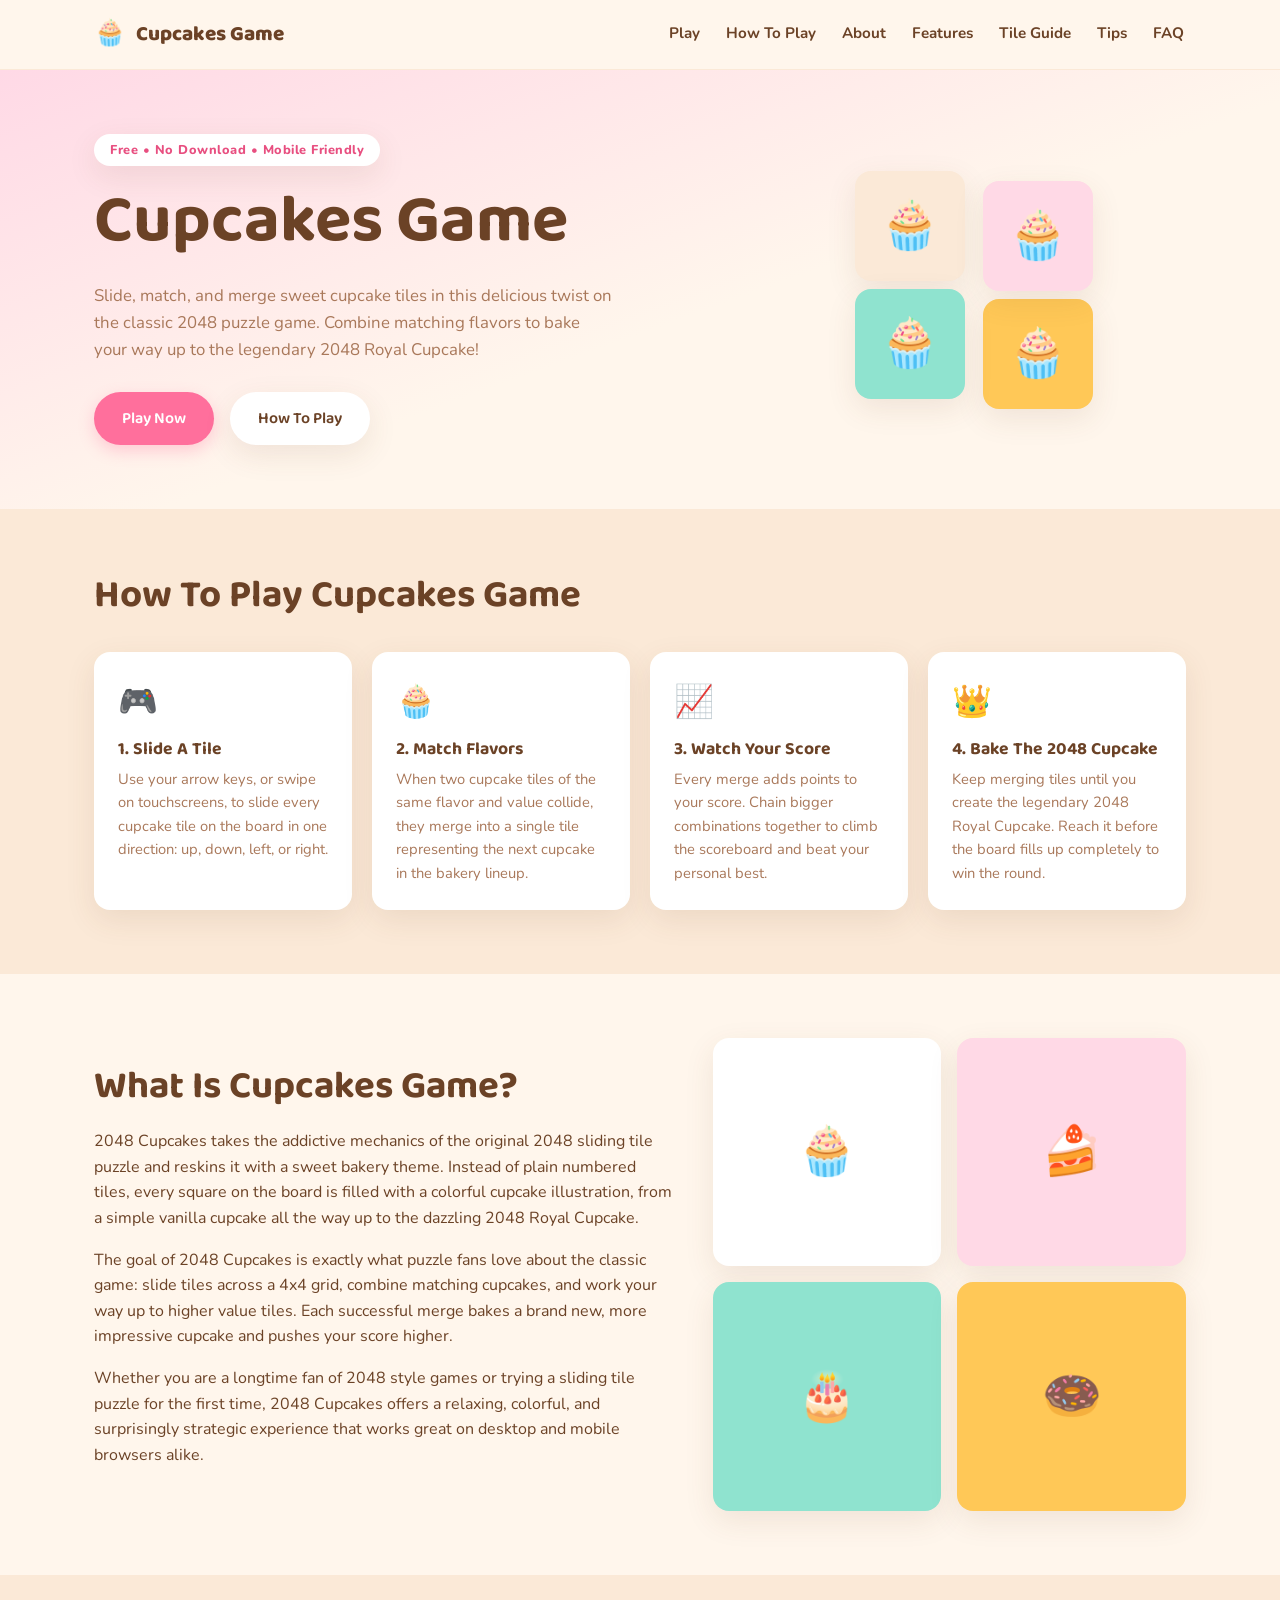
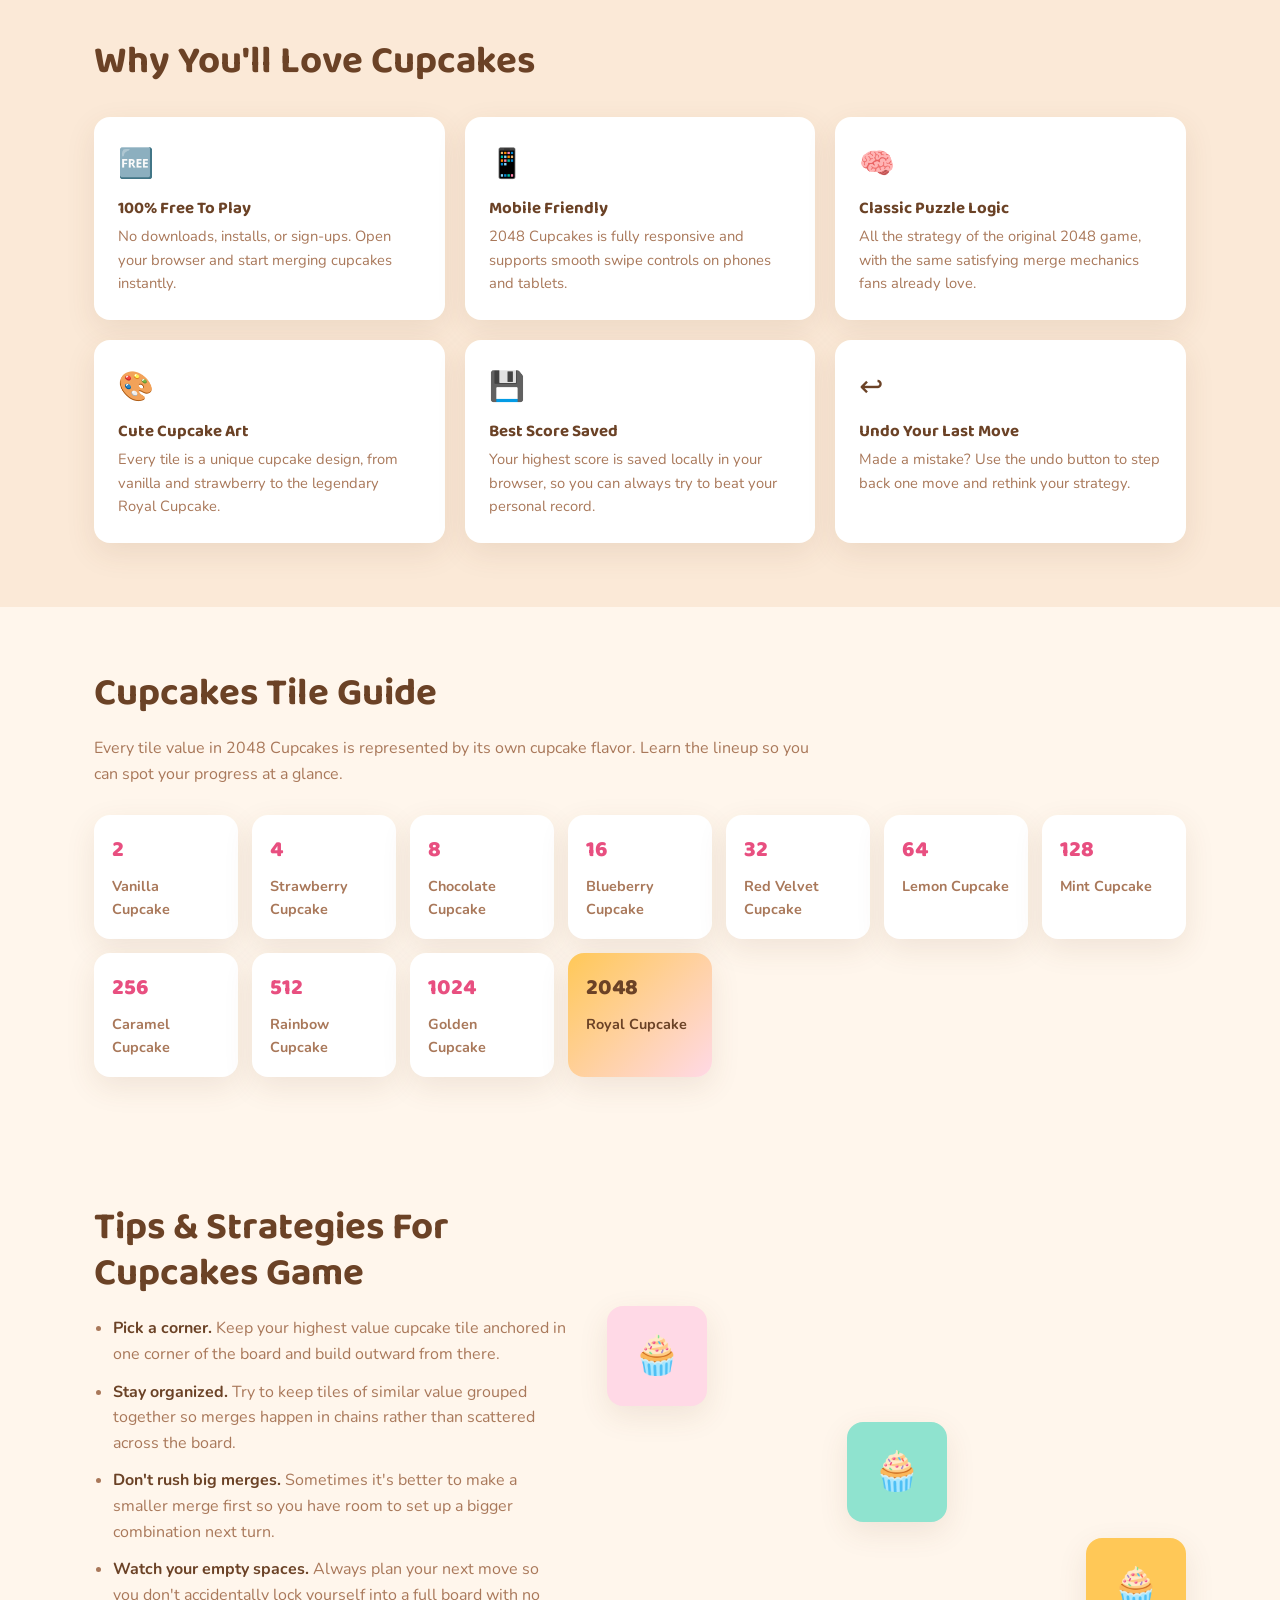
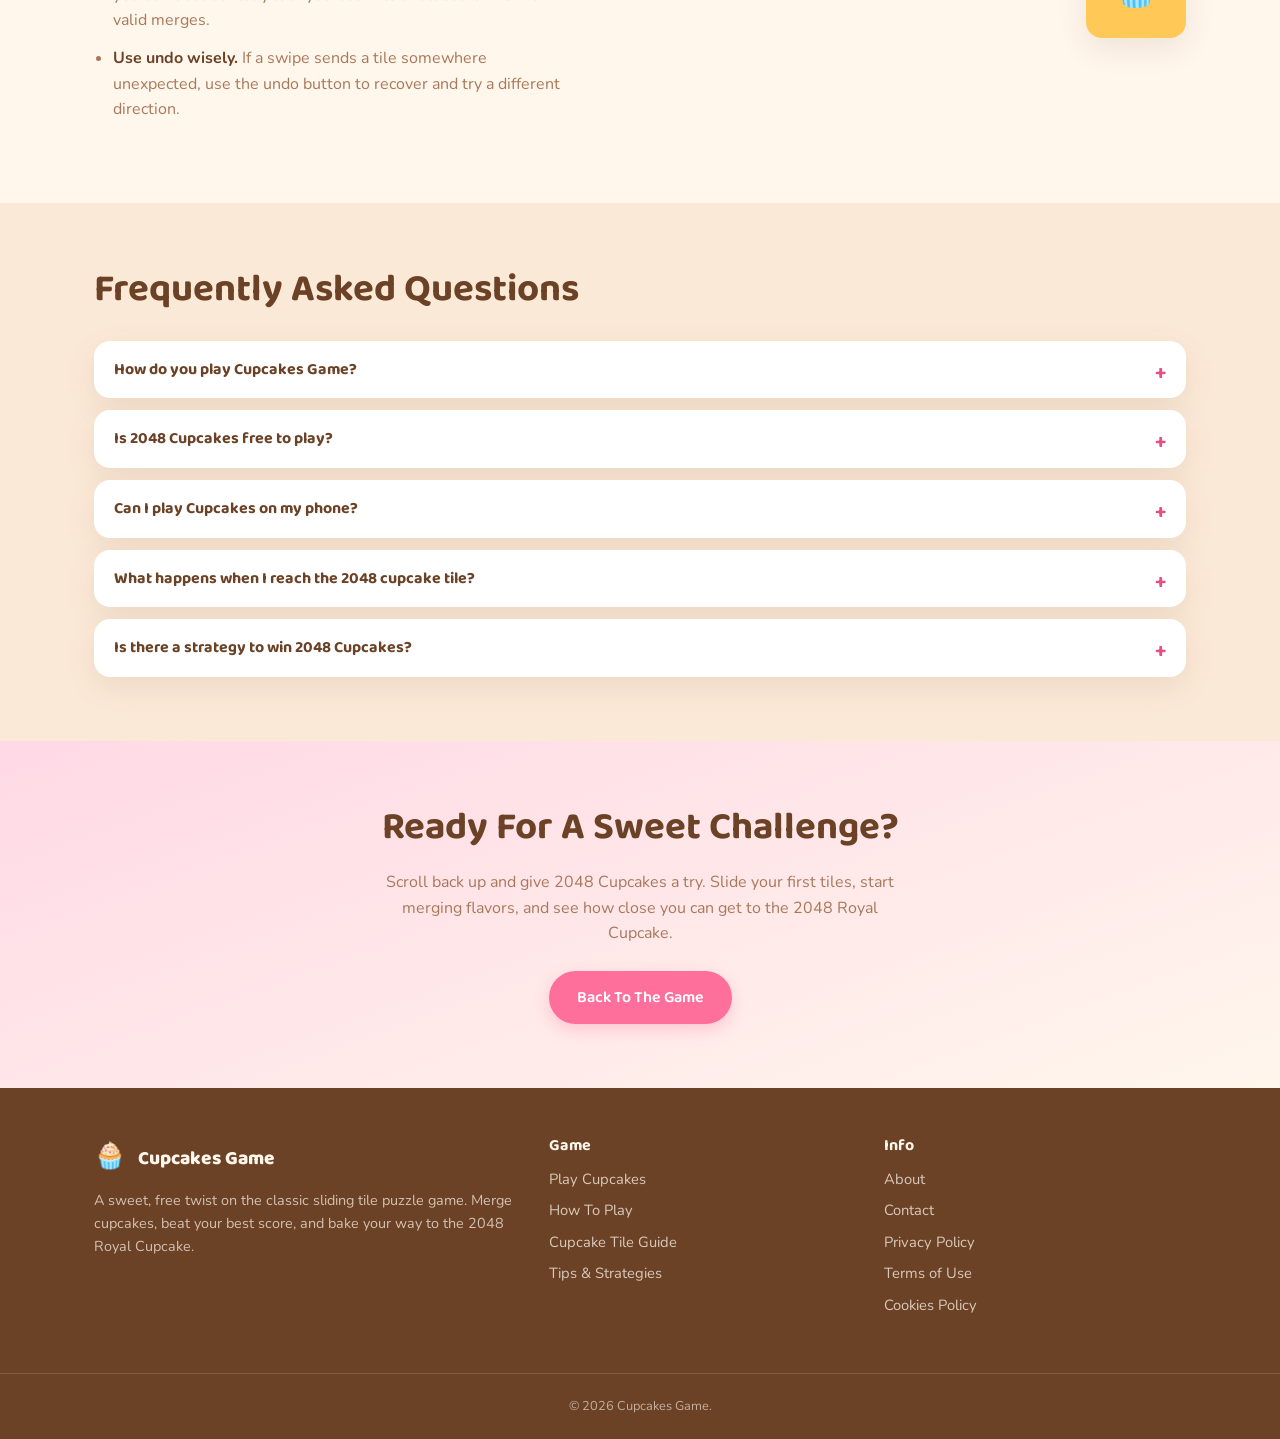
<file: index.html>
<!DOCTYPE html>
<html lang="en">
<head>
<meta charset="UTF-8">
<meta name="viewport" content="width=device-width, initial-scale=1.0, maximum-scale=1, user-scalable=no">

<!-- Primary SEO -->
<title>Cupcakes Game - Play the Sweet Sliding Puzzle Online Free</title>
<meta name="description" content="Play 2048 Cupcakes Game, a delicious twist on the classic sliding tile puzzle game. Merge cute cupcake tiles, reach the legendary 2048 Royal Cupcake, and beat your high score. Free, no download, mobile friendly.">
<meta name="keywords" content="2048 cupcakes Game, cupcakes 2048, 2048 game, cupcake game, sliding puzzle game, merge game, 2048 puzzle online, cupcake puzzle game, free online puzzle game">
<meta name="author" content="2048 Cupcakes Game">
<link rel="canonical" href="https://cupcakesgame.github.io/">
<meta name="robots" content="index, follow">
<link rel="icon" type="image/png" sizes="32x32" href="/favicon.png">

<!-- Open Graph -->
<meta property="og:type" content="website">
<meta property="og:url" content="https://cupcakesgame.github.io/">
<meta property="og:title" content="2048 Cupcakes Game - Play the Sweet Sliding Puzzle Game Online Free">
<meta property="og:description" content="Merge adorable cupcake tiles in this sweet twist on the classic 2048 puzzle. Slide, combine and bake your way to the legendary 2048 Royal Cupcake!">
<meta property="og:image" content="https://cupcakesgame.github.io/og-cover.png">
<meta property="og:site_name" content="2048 Cupcakes Game">

<!-- Twitter Card -->
<meta name="twitter:card" content="summary_large_image">
<meta name="twitter:title" content="2048 Cupcakes - Play the Sweet Sliding Puzzle Game Online Free">
<meta name="twitter:description" content="Merge adorable cupcake tiles in this sweet twist on the classic 2048 puzzle. Slide, combine and bake your way to the legendary 2048 Royal Cupcake!">
<meta name="twitter:image" content="https://cupcakesgame.github.io/og-cover.png">

<!-- Favicon -->
<link rel="icon" type="image/png" href="images/favicon.png">
<link rel="apple-touch-icon" href="images/favicon.png">

<!-- Fonts -->
<link rel="preconnect" href="https://fonts.googleapis.com">
<link rel="preconnect" href="https://fonts.gstatic.com" crossorigin>
<link href="https://fonts.googleapis.com/css2?family=Baloo+2:wght@500;600;700;800&family=Nunito:wght@400;600;700;800&display=swap" rel="stylesheet">

<!-- Styles -->
<link rel="stylesheet" href="/css/style.css">

<!-- JSON-LD: WebApplication / VideoGame -->
<script type="application/ld+json">
{
  "@context": "https://schema.org",
  "@type": "VideoGame",
  "name": "Cupcakes Game",
  "alternateName": "Cupcakes 2048",
  "url": "https://cupcakesgame.github.io/",
  "image": "https://cupcakesgame.github.io/og-cover.png",
  "description": "2048 Cupcakes is a free online sliding tile puzzle game where players combine matching cupcake tiles on a 4x4 grid to reach the legendary 2048 Royal Cupcake tile.",
  "applicationCategory": "Game",
  "genre": "Puzzle",
  "gamePlatform": ["Web Browser", "Desktop", "Mobile"],
  "operatingSystem": "Any",  
  "offers": {
    "@type": "Offer",
    "price": "0",
    "priceCurrency": "USD"
  },
  "publisher": {
    "@type": "Organization",
    "name": "2048 Cupcakes Game",
    "url": "https://cupcakesgame.github.io/"
  }
}
</script>

<!-- JSON-LD: WebApplication -->
<script type="application/ld+json">
{
  "@context": "https://schema.org",
  "@type": "WebApplication",
  "name": "Cupcakes Game",
  "url": "https://cupcakesgame.github.io/",
  "applicationCategory": "GameApplication",
  "operatingSystem": "Any",
  "browserRequirements": "Requires JavaScript",
  "isAccessibleForFree": true,
  "description": "Play 2048 Cupcakes online for free. Slide and merge cute cupcake tiles to reach the 2048 Royal Cupcake in this bakery themed take on the classic 2048 puzzle game."
}
</script>

<!-- JSON-LD: BreadcrumbList -->
<script type="application/ld+json">
{
  "@context": "https://schema.org",
  "@type": "BreadcrumbList",
  "itemListElement": [
    {
      "@type": "ListItem",
      "position": 1,
      "name": "Home",
      "item": "https://cupcakesgame.github.io/"
    },
    {
      "@type": "ListItem",
      "position": 2,
      "name": "2048 Cupcakes Game",
      "item": "https://cupcakesgame.github.io/#game"
    }
  ]
}
</script>

<!-- JSON-LD: FAQPage -->
<script type="application/ld+json">
{
  "@context": "https://schema.org",
  "@type": "FAQPage",
  "mainEntity": [
    {
      "@type": "Question",
      "name": "How do you play 2048 Cupcakes?",
      "acceptedAnswer": {
        "@type": "Answer",
        "text": "Use your arrow keys on desktop or swipe on mobile to slide cupcake tiles across the 4x4 grid. When two cupcakes of the same flavor touch, they merge into the next cupcake tile. Keep merging to reach the 2048 Royal Cupcake."
      }
    },
    {
      "@type": "Question",
      "name": "Is 2048 Cupcakes free to play?",
      "acceptedAnswer": {
        "@type": "Answer",
        "text": "Yes, 2048 Cupcakes is completely free to play in your browser with no downloads, installs, or sign-ups required."
      }
    },
    {
      "@type": "Question",
      "name": "Can I play 2048 Cupcakes on my phone?",
      "acceptedAnswer": {
        "@type": "Answer",
        "text": "Yes, 2048 Cupcakes is fully mobile compatible. The board automatically resizes for your screen and you can play using swipe gestures or the on-screen arrow buttons."
      }
    },
    {
      "@type": "Question",
      "name": "What happens when I reach the 2048 cupcake tile?",
      "acceptedAnswer": {
        "@type": "Answer",
        "text": "When you merge two 1024 cupcake tiles into a 2048 Royal Cupcake, you win the round. You can keep playing afterward to chase an even higher score with bigger cupcake combinations."
      }
    },
    {
      "@type": "Question",
      "name": "Is there a strategy to win 2048 Cupcakes?",
      "acceptedAnswer": {
        "@type": "Answer",
        "text": "A common strategy is to keep your highest value cupcake tile in a corner, build chains along one edge, and avoid filling the board randomly. Plan moves ahead so you always have an empty space to slide into."
      }
    }
  ]
}
</script>
</head>
<body>

<div id="header-placeholder"></div>

<main>

  <!-- 1. HERO SECTION -->
  <section class="hero">
    <div class="hero-inner">
      <div class="hero-text">
        <p class="eyebrow">Free &bull; No Download &bull; Mobile Friendly</p>
        <h1>Cupcakes Game</h1>
        <p class="hero-sub">Slide, match, and merge sweet cupcake tiles in this delicious twist on the classic 2048 puzzle game. Combine matching flavors to bake your way up to the legendary 2048 Royal Cupcake!</p>
        <div class="hero-actions">
          <a href="/2048" class="btn btn-primary">Play Now</a>
          <a href="#how-to-play" class="btn btn-secondary">How To Play</a>
        </div>
      </div>
      <div class="hero-art" aria-hidden="true">
        <div class="hero-tile tile-2">🧁</div>
        <div class="hero-tile tile-4">🧁</div>
        <div class="hero-tile tile-8">🧁</div>
        <div class="hero-tile tile-16">🧁</div>
      </div>
    </div>
  </section>    

  <!-- 3. HOW TO PLAY -->
  <section class="how-to-play" id="how-to-play">
    <div class="section-inner">
      <h2>How To Play Cupcakes Game</h2>
      <div class="steps-grid">
        <div class="step-card">
          <span class="step-icon">🎮</span>
          <h3>1. Slide A Tile</h3>
          <p>Use your arrow keys, or swipe on touchscreens, to slide every cupcake tile on the board in one direction: up, down, left, or right.</p>
        </div>
        <div class="step-card">
          <span class="step-icon">🧁</span>
          <h3>2. Match Flavors</h3>
          <p>When two cupcake tiles of the same flavor and value collide, they merge into a single tile representing the next cupcake in the bakery lineup.</p>
        </div>
        <div class="step-card">
          <span class="step-icon">📈</span>
          <h3>3. Watch Your Score</h3>
          <p>Every merge adds points to your score. Chain bigger combinations together to climb the scoreboard and beat your personal best.</p>
        </div>
        <div class="step-card">
          <span class="step-icon">👑</span>
          <h3>4. Bake The 2048 Cupcake</h3>
          <p>Keep merging tiles until you create the legendary 2048 Royal Cupcake. Reach it before the board fills up completely to win the round.</p>
        </div>
      </div>
    </div>
  </section>

  <!-- 4. ABOUT SECTION -->
  <section class="about" id="about">
    <div class="section-inner two-col">
      <div class="about-text">
        <h2>What Is Cupcakes Game?</h2>
        <p>2048 Cupcakes takes the addictive mechanics of the original 2048 sliding tile puzzle and reskins it with a sweet bakery theme. Instead of plain numbered tiles, every square on the board is filled with a colorful cupcake illustration, from a simple vanilla cupcake all the way up to the dazzling 2048 Royal Cupcake.</p>
        <p>The goal of 2048 Cupcakes is exactly what puzzle fans love about the classic game: slide tiles across a 4x4 grid, combine matching cupcakes, and work your way up to higher value tiles. Each successful merge bakes a brand new, more impressive cupcake and pushes your score higher.</p>
        <p>Whether you are a longtime fan of 2048 style games or trying a sliding tile puzzle for the first time, 2048 Cupcakes offers a relaxing, colorful, and surprisingly strategic experience that works great on desktop and mobile browsers alike.</p>
      </div>
      <div class="about-art" aria-hidden="true">
        <div class="about-tile">🧁</div>
        <div class="about-tile">🍰</div>
        <div class="about-tile">🎂</div>
        <div class="about-tile">🍩</div>
      </div>
    </div>
  </section>

  <!-- 5. FEATURES SECTION -->
  <section class="features" id="features">
    <div class="section-inner">
      <h2>Why You'll Love Cupcakes</h2>
      <div class="features-grid">
        <div class="feature-card">
          <span class="feature-icon">🆓</span>
          <h3>100% Free To Play</h3>
          <p>No downloads, installs, or sign-ups. Open your browser and start merging cupcakes instantly.</p>
        </div>
        <div class="feature-card">
          <span class="feature-icon">📱</span>
          <h3>Mobile Friendly</h3>
          <p>2048 Cupcakes is fully responsive and supports smooth swipe controls on phones and tablets.</p>
        </div>
        <div class="feature-card">
          <span class="feature-icon">🧠</span>
          <h3>Classic Puzzle Logic</h3>
          <p>All the strategy of the original 2048 game, with the same satisfying merge mechanics fans already love.</p>
        </div>
        <div class="feature-card">
          <span class="feature-icon">🎨</span>
          <h3>Cute Cupcake Art</h3>
          <p>Every tile is a unique cupcake design, from vanilla and strawberry to the legendary Royal Cupcake.</p>
        </div>
        <div class="feature-card">
          <span class="feature-icon">💾</span>
          <h3>Best Score Saved</h3>
          <p>Your highest score is saved locally in your browser, so you can always try to beat your personal record.</p>
        </div>
        <div class="feature-card">
          <span class="feature-icon">↩️</span>
          <h3>Undo Your Last Move</h3>
          <p>Made a mistake? Use the undo button to step back one move and rethink your strategy.</p>
        </div>
      </div>
    </div>
  </section>  

  <!-- 6. CUPCAKE FLAVOR / TILE GUIDE -->
  <section class="flavor-guide" id="flavor-guide">
    <div class="section-inner">
      <h2>Cupcakes Tile Guide</h2>
      <p class="section-lead">Every tile value in 2048 Cupcakes is represented by its own cupcake flavor. Learn the lineup so you can spot your progress at a glance.</p>
      <div class="flavor-grid">
        <div class="flavor-card"><span class="flavor-value">2</span><span class="flavor-name">Vanilla Cupcake</span></div>
        <div class="flavor-card"><span class="flavor-value">4</span><span class="flavor-name">Strawberry Cupcake</span></div>
        <div class="flavor-card"><span class="flavor-value">8</span><span class="flavor-name">Chocolate Cupcake</span></div>
        <div class="flavor-card"><span class="flavor-value">16</span><span class="flavor-name">Blueberry Cupcake</span></div>
        <div class="flavor-card"><span class="flavor-value">32</span><span class="flavor-name">Red Velvet Cupcake</span></div>
        <div class="flavor-card"><span class="flavor-value">64</span><span class="flavor-name">Lemon Cupcake</span></div>
        <div class="flavor-card"><span class="flavor-value">128</span><span class="flavor-name">Mint Cupcake</span></div>
        <div class="flavor-card"><span class="flavor-value">256</span><span class="flavor-name">Caramel Cupcake</span></div>
        <div class="flavor-card"><span class="flavor-value">512</span><span class="flavor-name">Rainbow Cupcake</span></div>
        <div class="flavor-card"><span class="flavor-value">1024</span><span class="flavor-name">Golden Cupcake</span></div>
        <div class="flavor-card flavor-card-special"><span class="flavor-value">2048</span><span class="flavor-name">Royal Cupcake</span></div>
      </div>
    </div>
  </section>

  <!-- 7. TIPS & STRATEGIES -->
  <section class="tips" id="tips">
    <div class="section-inner two-col reverse">
      <div class="tips-art" aria-hidden="true">
        <div class="tip-tile">🧁</div>
        <div class="tip-tile">🧁</div>
        <div class="tip-tile">🧁</div>
      </div>
      <div class="tips-text">
        <h2>Tips & Strategies For Cupcakes Game</h2>
        <ul class="tips-list">
          <li><strong>Pick a corner.</strong> Keep your highest value cupcake tile anchored in one corner of the board and build outward from there.</li>
          <li><strong>Stay organized.</strong> Try to keep tiles of similar value grouped together so merges happen in chains rather than scattered across the board.</li>
          <li><strong>Don't rush big merges.</strong> Sometimes it's better to make a smaller merge first so you have room to set up a bigger combination next turn.</li>
          <li><strong>Watch your empty spaces.</strong> Always plan your next move so you don't accidentally lock yourself into a full board with no valid merges.</li>
          <li><strong>Use undo wisely.</strong> If a swipe sends a tile somewhere unexpected, use the undo button to recover and try a different direction.</li>
        </ul>
      </div>
    </div>
  </section>

  <!-- 8. FAQ SECTION -->
  <section class="faq" id="faq">
    <div class="section-inner">
      <h2>Frequently Asked Questions</h2>
      <div class="faq-list">
        <details class="faq-item">
          <summary>How do you play Cupcakes Game?</summary>
          <p>Use your arrow keys on desktop or swipe on mobile to slide cupcake tiles across the 4x4 grid. When two cupcakes of the same flavor touch, they merge into the next cupcake tile. Keep merging to reach the 2048 Royal Cupcake.</p>
        </details>
        <details class="faq-item">
          <summary>Is 2048 Cupcakes free to play?</summary>
          <p>Yes, 2048 Cupcakes is completely free to play in your browser with no downloads, installs, or sign-ups required.</p>
        </details>
        <details class="faq-item">
          <summary>Can I play Cupcakes on my phone?</summary>
          <p>Yes, 2048 Cupcakes is fully mobile compatible. The board automatically resizes for your screen and you can play using swipe gestures or the on-screen arrow buttons.</p>
        </details>
        <details class="faq-item">
          <summary>What happens when I reach the 2048 cupcake tile?</summary>
          <p>When you merge two 1024 cupcake tiles into a 2048 Royal Cupcake, you win the round. You can keep playing afterward to chase an even higher score with bigger cupcake combinations.</p>
        </details>
        <details class="faq-item">
          <summary>Is there a strategy to win 2048 Cupcakes?</summary>
          <p>A common strategy is to keep your highest value cupcake tile in a corner, build chains along one edge, and avoid filling the board randomly. Plan moves ahead so you always have an empty space to slide into.</p>
        </details>
      </div>
    </div>
  </section>

  <!-- 9. EXPLORE MORE / CTA SECTION -->
  <section class="explore-more" id="explore-more">
    <div class="section-inner">
      <h2>Ready For A Sweet Challenge?</h2>
      <p>Scroll back up and give 2048 Cupcakes a try. Slide your first tiles, start merging flavors, and see how close you can get to the 2048 Royal Cupcake.</p>
      <a href="/#game" class="btn btn-primary">Back To The Game</a>
    </div>
  </section>

</main>

<div id="footer-placeholder"></div>

<script src="/js/header.js"></script>
<script src="/js/footer.js"></script>
<script src="/js/game.js"></script>
</body>
</html>
</file>
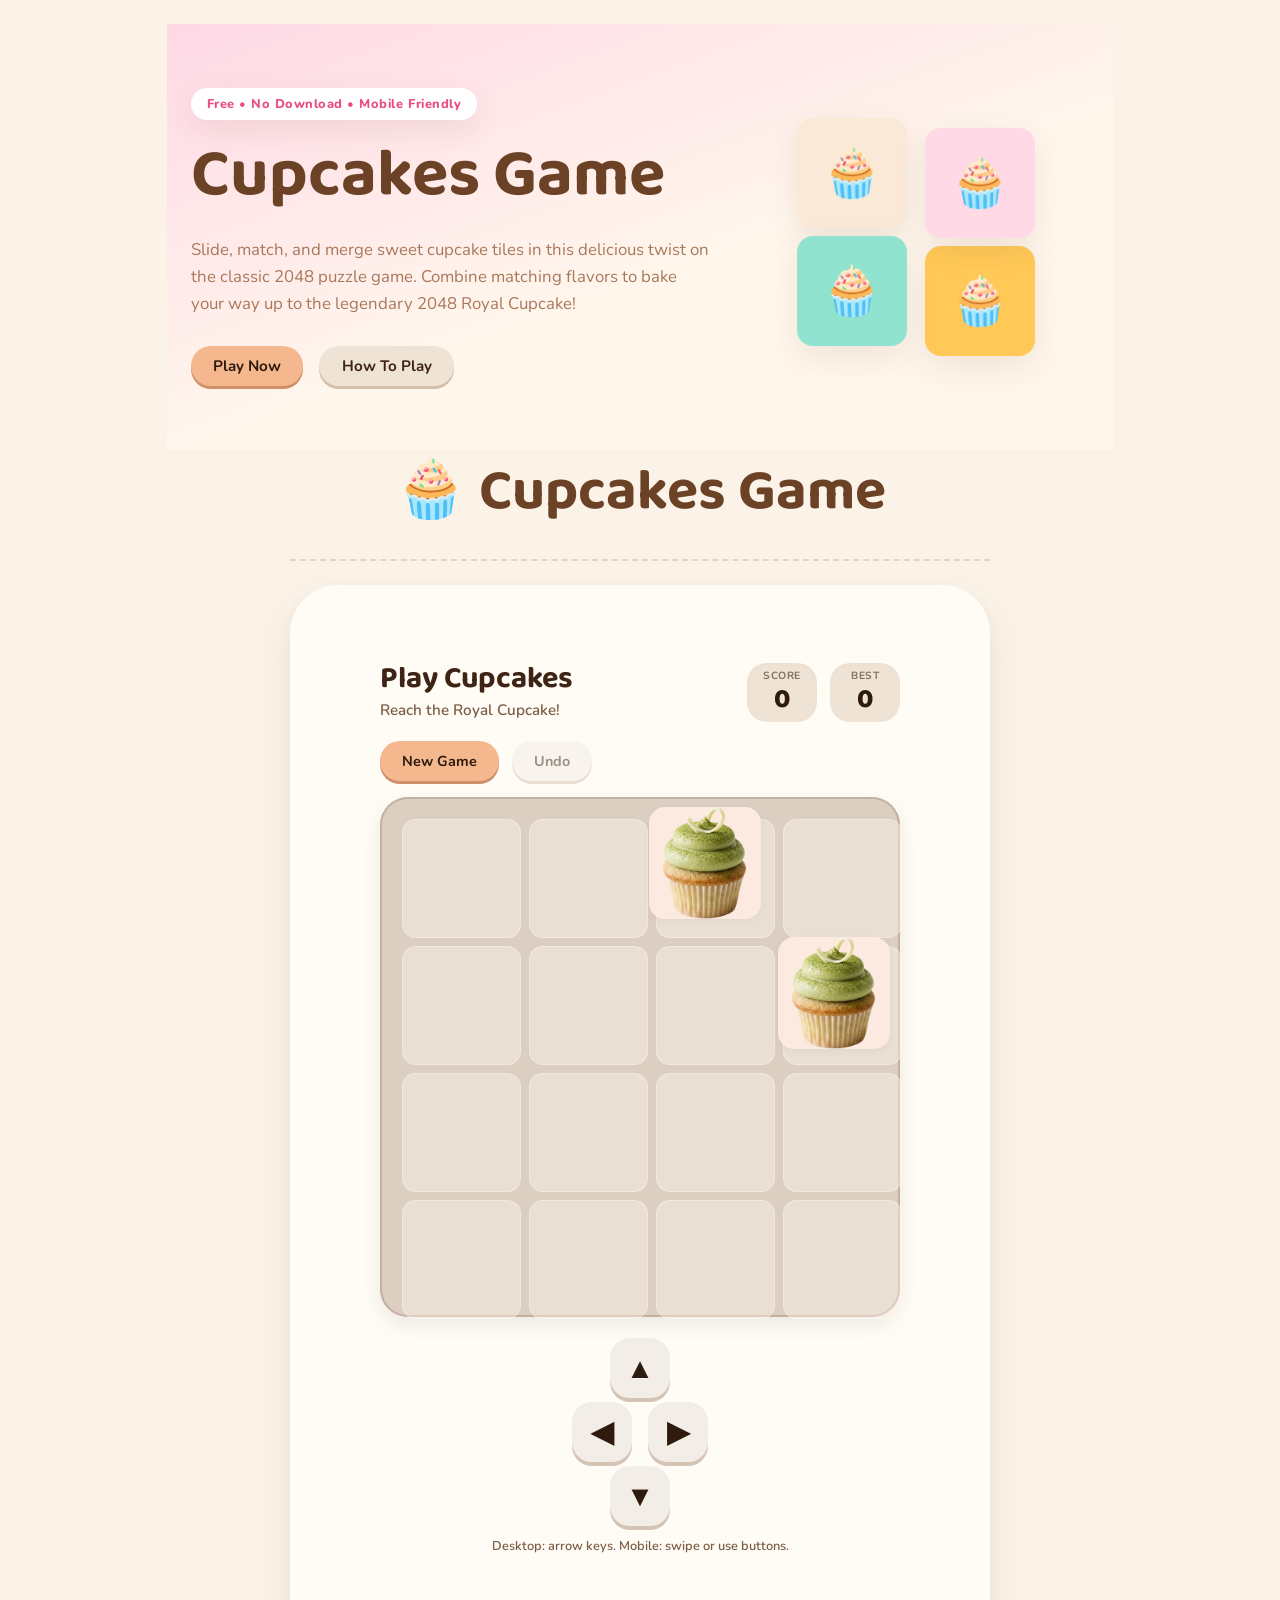
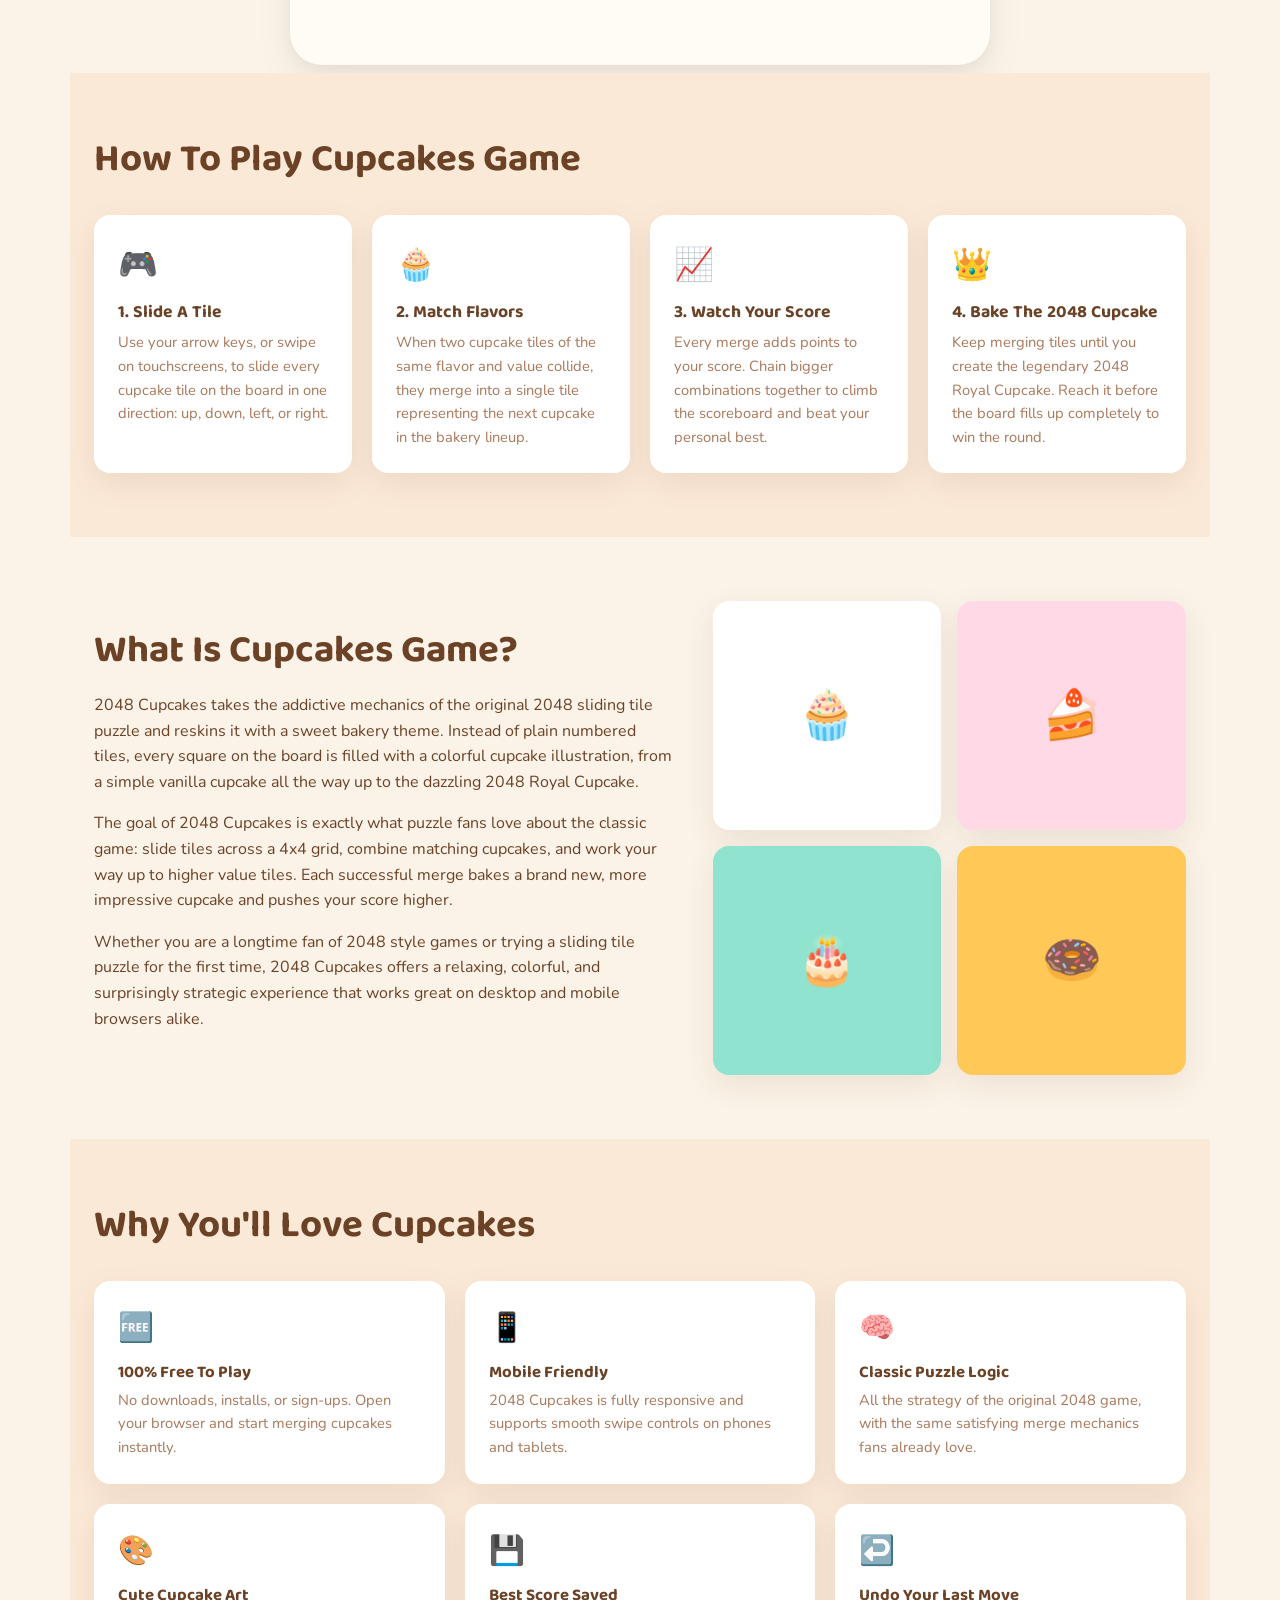
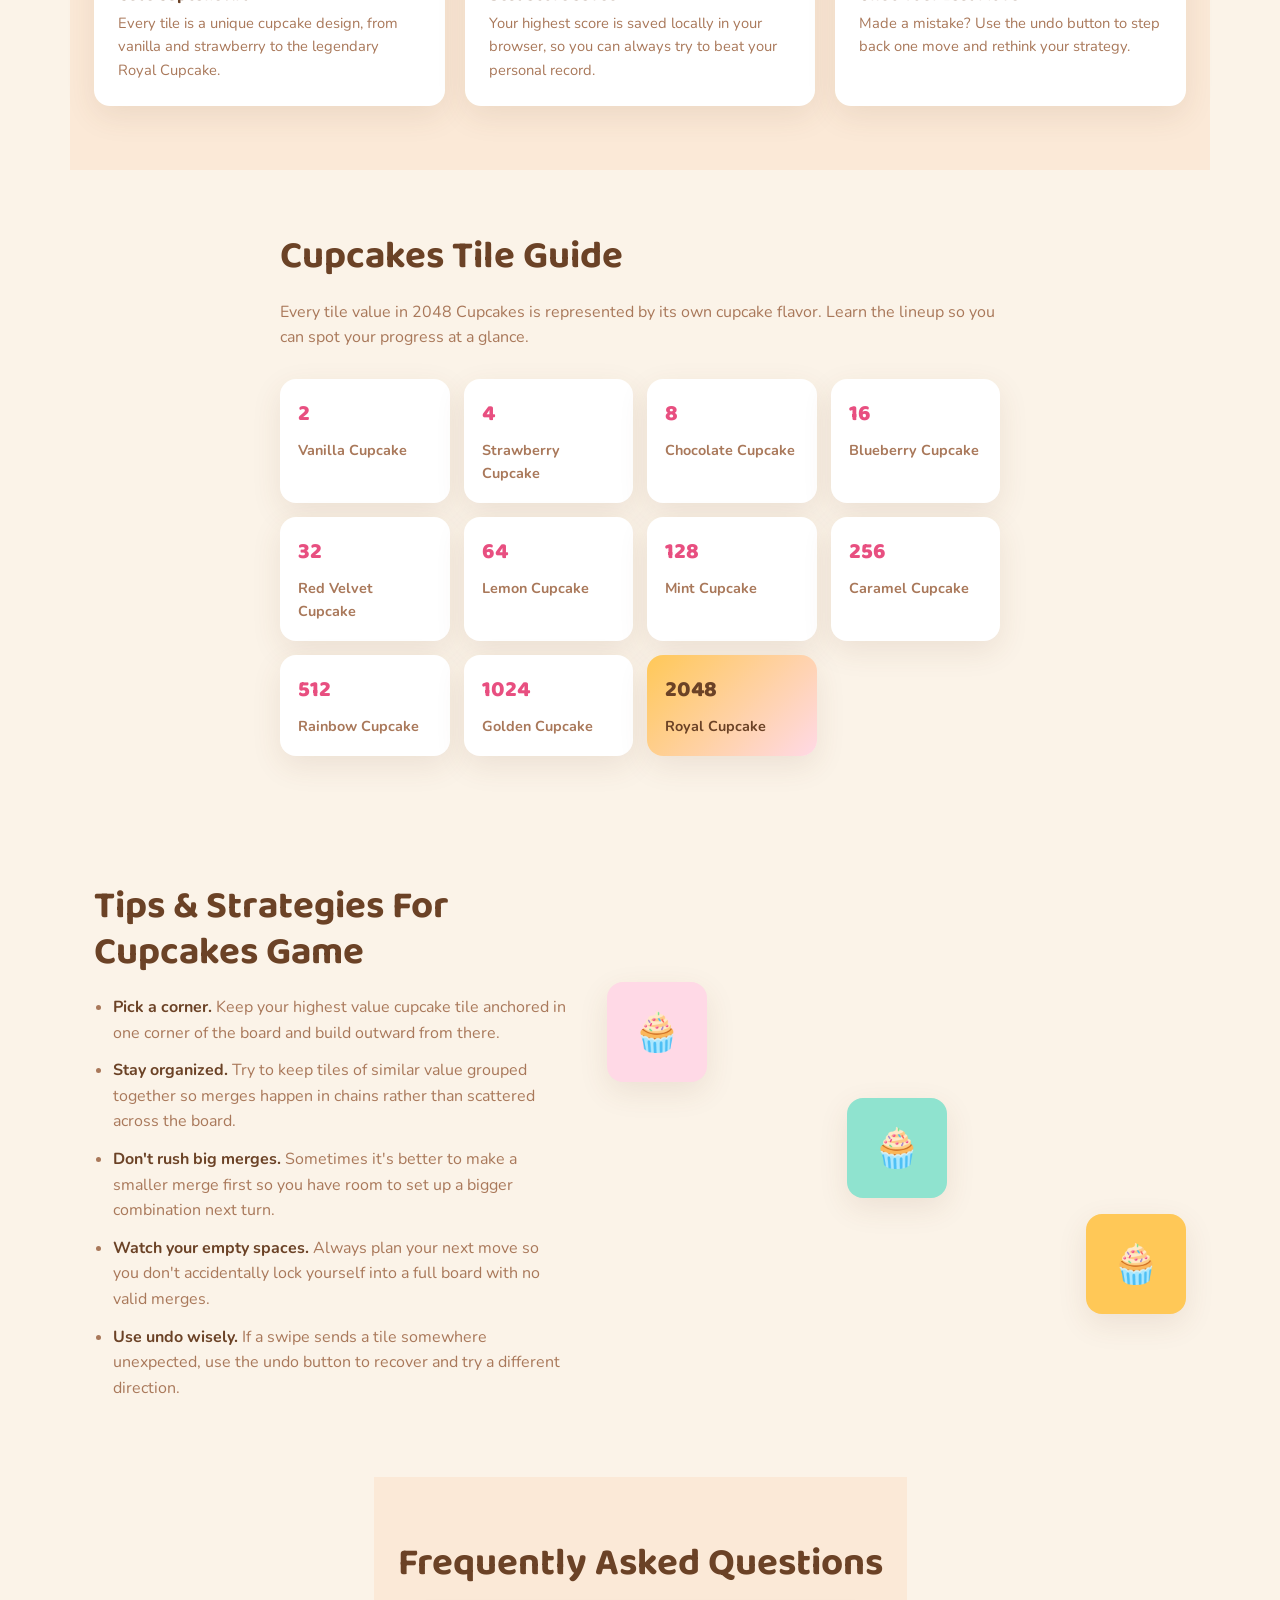
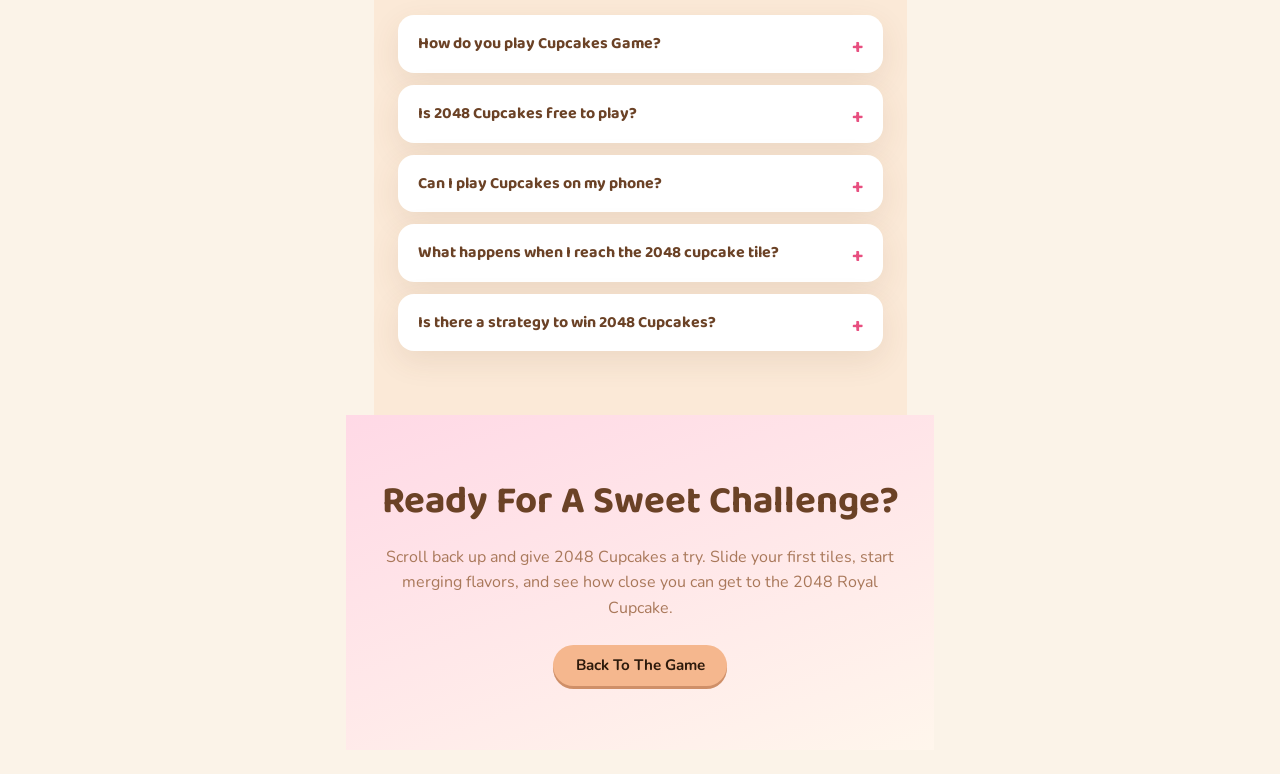
<file: 2048.html>
<!DOCTYPE html>
<html lang="en">
<head>
    <meta charset="UTF-8" />
    <meta name="viewport" content="width=device-width, initial-scale=1.0, maximum-scale=1, user-scalable=no" />

    <!-- Primary SEO -->
    <title>2048 Cupcakes Game – Play the Sweet Sliding Puzzle</title>
    <meta name="description" content="Play 2048 Cupcakes Game, a delicious twist on the classic sliding tile puzzle. Merge cute cupcake tiles, reach the Royal Cupcake!" />
    <meta name="keywords" content="2048 cupcakes, cupcakes 2048, 2048 game, cupcake puzzle, free puzzle game" />
    <link rel="canonical" href="https://cupcakesgame.github.io/2048" />
    <meta name="robots" content="index, follow" />
    <link rel="icon" type="image/png" sizes="32x32" href="/favicon.png">
    
    <!-- Open Graph -->
    <meta property="og:type" content="website" />
    <meta property="og:url" content="https://cupcakesgame.github.io/2048" />
    <meta property="og:title" content="2048 Cupcakes – Play the Sweet Sliding Puzzle" />
    <meta property="og:description" content="Merge adorable cupcake tiles in this sweet twist on the classic 2048 puzzle." />
    <meta property="og:image" content="https://cupcakesgame.github.io/og-cover.png" />
    <meta property="og:site_name" content="2048 Cupcakes Game" />

    <!-- Twitter Card -->
    <meta name="twitter:card" content="summary_large_image" />
    <meta name="twitter:title" content="2048 Cupcakes – Play the Sweet Sliding Puzzle" />
    <meta name="twitter:description" content="Merge adorable cupcake tiles in this sweet twist on the classic 2048 puzzle." />
    <meta name="twitter:image" content="https://cupcakesgame.github.io/og-cover.png" />

    <!-- Fonts -->
    <link rel="preconnect" href="https://fonts.googleapis.com" />
    <link rel="preconnect" href="https://fonts.gstatic.com" crossorigin />
    <link href="https://fonts.googleapis.com/css2?family=Baloo+2:wght@500;600;700;800&family=Nunito:wght@400;600;700;800&display=swap" rel="stylesheet" />
    <link rel="stylesheet" href="/css/style.css">
    <!-- JSON-LD: WebApplication + VideoGame -->
    <script type="application/ld+json">
        {
            "@context": "https://schema.org",
            "@type": "VideoGame",
            "name": "Cupcakes Game",
            "alternateName": "Cupcakes 2048",
            "url": "https://cupcakesgame.github.io/2048",
            "description": "2048 Cupcakes is a free online sliding tile puzzle game where players combine matching cupcake tiles.",
            "applicationCategory": "Game",
            "genre": "Puzzle",
            "gamePlatform": ["Web Browser", "Desktop", "Mobile"],
            "operatingSystem": "Any",
            "offers": { "@type": "Offer", "price": "0", "priceCurrency": "USD" }
        }
    </script>
    <script type="application/ld+json">
        {
            "@context": "https://schema.org",
            "@type": "WebApplication",
            "name": "Cupcakes Game",
            "url": "https://cupcakesgame.github.io/2048",
            "applicationCategory": "GameApplication",
            "operatingSystem": "Any",
            "isAccessibleForFree": true,
            "description": "Play 2048 Cupcakes online free. Slide & merge cupcakes to reach 2048."
        }
    </script>

    <style>
        /* ----- reset & base ----- */
        * {
            box-sizing: border-box;
            margin: 0;
            padding: 0;
        }
        body {
            font-family: 'Nunito', 'Baloo 2', sans-serif;
            background: #fbf3e8;
            min-height: 100vh;
            display: flex;
            flex-direction: column;
            align-items: center;
            justify-content: center;
            padding: 1.5rem;
        }
        /* header / footer placeholders (mimic index) */
        #header-placeholder,
        #footer-placeholder {
            width: 100%;
            max-width: 700px;
            text-align: center;
            font-weight: 600;
            color: #4a2e1b;
        }
        #header-placeholder {
            font-size: 1.8rem;
            padding: 0.5rem 0 0.2rem;
            border-bottom: 2px dashed #e7d4c0;
            margin-bottom: 1rem;
        }
        #header-placeholder span {
            background: #fff5e9;
            padding: 0.2rem 1.2rem;
            border-radius: 40px;
            display: inline-block;
        }
        #footer-placeholder {
            margin-top: 2.5rem;
            font-size: 0.9rem;
            border-top: 1px solid #e7d4c0;
            padding-top: 1.2rem;
            color: #6b4f36;
        }

        /* ----- game section (extracted from index) ----- */
        .game-section {
            width: 100%;
            max-width: 700px;
            background: #fffbf5;
            border-radius: 48px 48px 32px 32px;
            box-shadow: 0 16px 40px rgba(0, 0, 0, 0.06), 0 6px 16px rgba(0, 0, 0, 0.04);
            padding: 1.8rem 1.8rem 2rem;
            margin: 0.5rem 0 0.5rem;
            transition: 0.2s;
        }
        .game-wrap {
            display: flex;
            flex-direction: column;
        }
        .game-header {
            display: flex;
            justify-content: space-between;
            align-items: center;
            flex-wrap: wrap;
            gap: 1rem 0.5rem;
            margin-bottom: 1.2rem;
        }
        .game-title-block h2 {
            font-family: 'Baloo 2', cursive;
            font-size: 1.9rem;
            color: #3d2415;
            line-height: 1.1;
        }
        .game-title-block p {
            font-size: 0.95rem;
            color: #7b5d45;
            font-weight: 600;
            margin-top: -0.1rem;
        }
        .score-board {
            display: flex;
            gap: 0.8rem;
        }
        .score-box {
            background: #efe3d6;
            border-radius: 20px;
            padding: 0.3rem 1rem;
            text-align: center;
            min-width: 70px;
            box-shadow: inset 0 2px 4px rgba(0, 0, 0, 0.02);
        }
        .score-label {
            display: block;
            font-size: 0.65rem;
            text-transform: uppercase;
            letter-spacing: 0.5px;
            color: #624a34;
            font-weight: 700;
        }
        .score-value {
            font-size: 1.7rem;
            font-weight: 800;
            color: #2f1b0e;
            line-height: 1.2;
        }
        .game-controls-row {
            display: flex;
            gap: 0.8rem;
            flex-wrap: wrap;
            margin-bottom: 1rem;
        }
        .btn {
            border: none;
            border-radius: 40px;
            font-family: 'Nunito', sans-serif;
            font-weight: 700;
            padding: 0.5rem 1.4rem;
            font-size: 0.95rem;
            cursor: pointer;
            transition: 0.15s;
            background: #efe3d6;
            color: #3d2415;
            box-shadow: 0 3px 0 #d4bfab;
            transform: translateY(0);
        }
        .btn-primary {
            background: #f5b78e;
            color: #2d1a0c;
            box-shadow: 0 3px 0 #cf8f68;
        }
        .btn-primary:hover {
            background: #f3a77a;
            transform: translateY(-1px);
            box-shadow: 0 5px 0 #cf8f68;
        }
        .btn-outline {
            background: #f3ede7;
            box-shadow: 0 3px 0 #d4c4b6;
        }
        .btn-outline:hover {
            background: #ece2d8;
        }
        .btn:disabled {
            opacity: 0.5;
            pointer-events: none;
        }

        .board-container {
            position: relative;
            width: 100%;
            aspect-ratio: 1 / 1;
            background: #dccfc2;
            border-radius: 28px;
            padding: 10px;
            box-shadow: inset 0 0 0 2px #c4b2a1, 0 8px 20px rgba(0, 0, 0, 0.08);
            margin-bottom: 0.5rem;
            touch-action: none;
        }

        /* grid cells (background) */
        .board-grid {
            display: grid;
            grid-template-columns: repeat(4, 1fr);
            grid-template-rows: repeat(4, 1fr);
            gap: 8px;
            width: 100%;
            height: 100%;
            pointer-events: none;
            position: relative;
            z-index: 1;
        }
        .grid-cell {
            background: rgba(255, 245, 235, 0.4);
            border-radius: 14px;
            box-shadow: inset 0 0 0 1px rgba(255, 255, 255, 0.3);
        }

        /* tiles container (absolute overlay) */
        .board-tiles {
            position: absolute;
            top: 10px;
            left: 10px;
            right: 10px;
            bottom: 10px;
            pointer-events: none;
            z-index: 10;
        }

        /* individual tile */
        .tile {
            position: absolute;
            border-radius: 16px;
            display: flex;
            align-items: center;
            justify-content: center;
            background: #fceae0;
            transition: 0.12s ease-in-out;
            box-shadow: 0 2px 8px rgba(0, 0, 0, 0.04);
            overflow: hidden;
            will-change: transform, left, top;
        }
        .tile img {
            width: 100%;
            height: 100%;
            object-fit: cover;
            border-radius: 16px;
            display: block;
        }
        .tile-fallback {
            font-size: 1.8rem;
            font-weight: 800;
            color: #2d1a0c;
            font-family: 'Baloo 2', cursive;
        }
        .tile-new {
            animation: tileAppear 0.18s ease-out;
        }
        .tile-merged {
            animation: tilePop 0.22s ease-out;
        }

        @keyframes tileAppear {
            0% { transform: scale(0); opacity: 0; }
            100% { transform: scale(1); opacity: 1; }
        }
        @keyframes tilePop {
            0% { transform: scale(1); }
            50% { transform: scale(1.2); }
            100% { transform: scale(1); }
        }

        .game-overlay {
            position: absolute;
            top: 0;
            left: 0;
            width: 100%;
            height: 100%;
            background: rgba(0, 0, 0, 0.35);
            backdrop-filter: blur(4px);
            border-radius: 28px;
            display: flex;
            align-items: center;
            justify-content: center;
            z-index: 30;
        }
        .overlay-card {
            background: #fff9f2;
            padding: 2rem 2rem 2rem;
            border-radius: 48px;
            text-align: center;
            max-width: 280px;
            box-shadow: 0 20px 40px rgba(0, 0, 0, 0.2);
        }
        .overlay-card h3 {
            font-size: 2rem;
            font-family: 'Baloo 2', cursive;
            color: #2f1b0e;
        }
        .overlay-card p {
            margin: 0.5rem 0 1.2rem;
            color: #4f3724;
            font-weight: 600;
        }

        .touch-controls {
            display: flex;
            flex-direction: column;
            align-items: center;
            gap: 4px;
            margin-top: 0.8rem;
        }
        .dpad-btn {
            background: #f3ede7;
            border: none;
            border-radius: 20px;
            font-size: 1.8rem;
            width: 60px;
            height: 60px;
            box-shadow: 0 4px 0 #d4c4b6;
            cursor: pointer;
            transition: 0.05s linear;
            font-weight: 700;
            color: #2f1b0e;
            display: inline-flex;
            align-items: center;
            justify-content: center;
            touch-action: manipulation;
            user-select: none;
        }
        .dpad-btn:active {
            transform: translateY(3px);
            box-shadow: 0 1px 0 #d4c4b6;
        }
        .dpad-mid {
            display: flex;
            gap: 16px;
        }
        .game-hint {
            font-size: 0.8rem;
            color: #7b5d45;
            text-align: center;
            margin-top: 0.6rem;
            font-weight: 600;
        }
        [hidden] {
            display: none !important;
        }

        @media (max-width: 480px) {
            .game-section {
                padding: 1rem;
            }
            .game-title-block h2 {
                font-size: 1.6rem;
            }
            .score-value {
                font-size: 1.3rem;
            }
            .dpad-btn {
                width: 52px;
                height: 52px;
                font-size: 1.5rem;
            }
            .tile-fallback {
                font-size: 1.4rem;
            }
        }
    </style>
</head>
<body>

     <!-- 1. HERO SECTION -->
  <section class="hero">
    <div class="hero-inner">
      <div class="hero-text">
        <p class="eyebrow">Free &bull; No Download &bull; Mobile Friendly</p>
        <h1>Cupcakes Game</h1>
        <p class="hero-sub">Slide, match, and merge sweet cupcake tiles in this delicious twist on the classic 2048 puzzle game. Combine matching flavors to bake your way up to the legendary 2048 Royal Cupcake!</p>
        <div class="hero-actions">
          <a href="#game" class="btn btn-primary">Play Now</a>
          <a href="#how-to-play" class="btn btn-secondary">How To Play</a>
        </div>
      </div>
      <div class="hero-art" aria-hidden="true">
        <div class="hero-tile tile-2">🧁</div>
        <div class="hero-tile tile-4">🧁</div>
        <div class="hero-tile tile-8">🧁</div>
        <div class="hero-tile tile-16">🧁</div>
      </div>
    </div>
  </section>

    <!-- header placeholder (mimics index) -->

    <div id="header-placeholder"><h1>🧁 Cupcakes Game</h1></div>
    
        <!-- GAME SECTION (extracted from index, uses game.js) -->
        <section class="game-section" id="game">
            <div class="game-wrap">
                <div class="game-header">
                    <div class="game-title-block">
                        <h2>Play Cupcakes</h2>
                        <p>Reach the Royal Cupcake!</p>
                    </div>
                    <div class="score-board">
                        <div class="score-box">
                            <span class="score-label">Score</span>
                            <span class="score-value" id="score">0</span>
                        </div>
                        <div class="score-box">
                            <span class="score-label">Best</span>
                            <span class="score-value" id="best-score">0</span>
                        </div>
                    </div>
                </div>

                <div class="game-controls-row">
                    <button class="btn btn-primary" id="new-game-btn">New Game</button>
                    <button class="btn btn-outline" id="undo-btn">Undo</button>
                </div>

                <div class="board-container" id="board-container">
                    <div class="board-grid" id="board-grid"></div>
                    <div class="board-tiles" id="board-tiles"></div>

                    <div class="game-overlay" id="game-overlay" hidden>
                        <div class="overlay-card">
                            <h3 id="overlay-title">You win!</h3>
                            <p id="overlay-text">You baked the 2048 Royal Cupcake!</p>
                            <button class="btn btn-primary" id="overlay-btn">Keep Playing</button>
                        </div>
                    </div>
                </div>

                <div class="touch-controls" aria-hidden="true">
                    <button class="dpad-btn dpad-up" data-dir="up" aria-label="Move up">▲</button>
                    <div class="dpad-mid">
                        <button class="dpad-btn dpad-left" data-dir="left" aria-label="Move left">◀</button>
                        <button class="dpad-btn dpad-right" data-dir="right" aria-label="Move right">▶</button>
                    </div>
                    <button class="dpad-btn dpad-down" data-dir="down" aria-label="Move down">▼</button>
                </div>

                <p class="game-hint">Desktop: arrow keys. Mobile: swipe or use buttons.</p>
            </div>
        </section>

        <!-- 3. HOW TO PLAY -->
  <section class="how-to-play" id="how-to-play">
    <div class="section-inner">
      <h2>How To Play Cupcakes Game</h2>
      <div class="steps-grid">
        <div class="step-card">
          <span class="step-icon">🎮</span>
          <h3>1. Slide A Tile</h3>
          <p>Use your arrow keys, or swipe on touchscreens, to slide every cupcake tile on the board in one direction: up, down, left, or right.</p>
        </div>
        <div class="step-card">
          <span class="step-icon">🧁</span>
          <h3>2. Match Flavors</h3>
          <p>When two cupcake tiles of the same flavor and value collide, they merge into a single tile representing the next cupcake in the bakery lineup.</p>
        </div>
        <div class="step-card">
          <span class="step-icon">📈</span>
          <h3>3. Watch Your Score</h3>
          <p>Every merge adds points to your score. Chain bigger combinations together to climb the scoreboard and beat your personal best.</p>
        </div>
        <div class="step-card">
          <span class="step-icon">👑</span>
          <h3>4. Bake The 2048 Cupcake</h3>
          <p>Keep merging tiles until you create the legendary 2048 Royal Cupcake. Reach it before the board fills up completely to win the round.</p>
        </div>
      </div>
    </div>
  </section>

  <!-- 4. ABOUT SECTION -->
  <section class="about" id="about">
    <div class="section-inner two-col">
      <div class="about-text">
        <h2>What Is Cupcakes Game?</h2>
        <p>2048 Cupcakes takes the addictive mechanics of the original 2048 sliding tile puzzle and reskins it with a sweet bakery theme. Instead of plain numbered tiles, every square on the board is filled with a colorful cupcake illustration, from a simple vanilla cupcake all the way up to the dazzling 2048 Royal Cupcake.</p>
        <p>The goal of 2048 Cupcakes is exactly what puzzle fans love about the classic game: slide tiles across a 4x4 grid, combine matching cupcakes, and work your way up to higher value tiles. Each successful merge bakes a brand new, more impressive cupcake and pushes your score higher.</p>
        <p>Whether you are a longtime fan of 2048 style games or trying a sliding tile puzzle for the first time, 2048 Cupcakes offers a relaxing, colorful, and surprisingly strategic experience that works great on desktop and mobile browsers alike.</p>
      </div>
      <div class="about-art" aria-hidden="true">
        <div class="about-tile">🧁</div>
        <div class="about-tile">🍰</div>
        <div class="about-tile">🎂</div>
        <div class="about-tile">🍩</div>
      </div>
    </div>
  </section>

  <!-- 5. FEATURES SECTION -->
  <section class="features" id="features">
    <div class="section-inner">
      <h2>Why You'll Love Cupcakes</h2>
      <div class="features-grid">
        <div class="feature-card">
          <span class="feature-icon">🆓</span>
          <h3>100% Free To Play</h3>
          <p>No downloads, installs, or sign-ups. Open your browser and start merging cupcakes instantly.</p>
        </div>
        <div class="feature-card">
          <span class="feature-icon">📱</span>
          <h3>Mobile Friendly</h3>
          <p>2048 Cupcakes is fully responsive and supports smooth swipe controls on phones and tablets.</p>
        </div>
        <div class="feature-card">
          <span class="feature-icon">🧠</span>
          <h3>Classic Puzzle Logic</h3>
          <p>All the strategy of the original 2048 game, with the same satisfying merge mechanics fans already love.</p>
        </div>
        <div class="feature-card">
          <span class="feature-icon">🎨</span>
          <h3>Cute Cupcake Art</h3>
          <p>Every tile is a unique cupcake design, from vanilla and strawberry to the legendary Royal Cupcake.</p>
        </div>
        <div class="feature-card">
          <span class="feature-icon">💾</span>
          <h3>Best Score Saved</h3>
          <p>Your highest score is saved locally in your browser, so you can always try to beat your personal record.</p>
        </div>
        <div class="feature-card">
          <span class="feature-icon">↩️</span>
          <h3>Undo Your Last Move</h3>
          <p>Made a mistake? Use the undo button to step back one move and rethink your strategy.</p>
        </div>
      </div>
    </div>
  </section>  

  <!-- 6. CUPCAKE FLAVOR / TILE GUIDE -->
  <section class="flavor-guide" id="flavor-guide">
    <div class="section-inner">
      <h2>Cupcakes Tile Guide</h2>
      <p class="section-lead">Every tile value in 2048 Cupcakes is represented by its own cupcake flavor. Learn the lineup so you can spot your progress at a glance.</p>
      <div class="flavor-grid">
        <div class="flavor-card"><span class="flavor-value">2</span><span class="flavor-name">Vanilla Cupcake</span></div>
        <div class="flavor-card"><span class="flavor-value">4</span><span class="flavor-name">Strawberry Cupcake</span></div>
        <div class="flavor-card"><span class="flavor-value">8</span><span class="flavor-name">Chocolate Cupcake</span></div>
        <div class="flavor-card"><span class="flavor-value">16</span><span class="flavor-name">Blueberry Cupcake</span></div>
        <div class="flavor-card"><span class="flavor-value">32</span><span class="flavor-name">Red Velvet Cupcake</span></div>
        <div class="flavor-card"><span class="flavor-value">64</span><span class="flavor-name">Lemon Cupcake</span></div>
        <div class="flavor-card"><span class="flavor-value">128</span><span class="flavor-name">Mint Cupcake</span></div>
        <div class="flavor-card"><span class="flavor-value">256</span><span class="flavor-name">Caramel Cupcake</span></div>
        <div class="flavor-card"><span class="flavor-value">512</span><span class="flavor-name">Rainbow Cupcake</span></div>
        <div class="flavor-card"><span class="flavor-value">1024</span><span class="flavor-name">Golden Cupcake</span></div>
        <div class="flavor-card flavor-card-special"><span class="flavor-value">2048</span><span class="flavor-name">Royal Cupcake</span></div>
      </div>
    </div>
  </section>

  <!-- 7. TIPS & STRATEGIES -->
  <section class="tips" id="tips">
    <div class="section-inner two-col reverse">
      <div class="tips-art" aria-hidden="true">
        <div class="tip-tile">🧁</div>
        <div class="tip-tile">🧁</div>
        <div class="tip-tile">🧁</div>
      </div>
      <div class="tips-text">
        <h2>Tips & Strategies For Cupcakes Game</h2>
        <ul class="tips-list">
          <li><strong>Pick a corner.</strong> Keep your highest value cupcake tile anchored in one corner of the board and build outward from there.</li>
          <li><strong>Stay organized.</strong> Try to keep tiles of similar value grouped together so merges happen in chains rather than scattered across the board.</li>
          <li><strong>Don't rush big merges.</strong> Sometimes it's better to make a smaller merge first so you have room to set up a bigger combination next turn.</li>
          <li><strong>Watch your empty spaces.</strong> Always plan your next move so you don't accidentally lock yourself into a full board with no valid merges.</li>
          <li><strong>Use undo wisely.</strong> If a swipe sends a tile somewhere unexpected, use the undo button to recover and try a different direction.</li>
        </ul>
      </div>
    </div>
  </section>

  <!-- 8. FAQ SECTION -->
  <section class="faq" id="faq">
    <div class="section-inner">
      <h2>Frequently Asked Questions</h2>
      <div class="faq-list">
        <details class="faq-item">
          <summary>How do you play Cupcakes Game?</summary>
          <p>Use your arrow keys on desktop or swipe on mobile to slide cupcake tiles across the 4x4 grid. When two cupcakes of the same flavor touch, they merge into the next cupcake tile. Keep merging to reach the 2048 Royal Cupcake.</p>
        </details>
        <details class="faq-item">
          <summary>Is 2048 Cupcakes free to play?</summary>
          <p>Yes, 2048 Cupcakes is completely free to play in your browser with no downloads, installs, or sign-ups required.</p>
        </details>
        <details class="faq-item">
          <summary>Can I play Cupcakes on my phone?</summary>
          <p>Yes, 2048 Cupcakes is fully mobile compatible. The board automatically resizes for your screen and you can play using swipe gestures or the on-screen arrow buttons.</p>
        </details>
        <details class="faq-item">
          <summary>What happens when I reach the 2048 cupcake tile?</summary>
          <p>When you merge two 1024 cupcake tiles into a 2048 Royal Cupcake, you win the round. You can keep playing afterward to chase an even higher score with bigger cupcake combinations.</p>
        </details>
        <details class="faq-item">
          <summary>Is there a strategy to win 2048 Cupcakes?</summary>
          <p>A common strategy is to keep your highest value cupcake tile in a corner, build chains along one edge, and avoid filling the board randomly. Plan moves ahead so you always have an empty space to slide into.</p>
        </details>
      </div>
    </div>
  </section>

  <!-- 9. EXPLORE MORE / CTA SECTION -->
  <section class="explore-more" id="explore-more">
    <div class="section-inner">
      <h2>Ready For A Sweet Challenge?</h2>
      <p>Scroll back up and give 2048 Cupcakes a try. Slide your first tiles, start merging flavors, and see how close you can get to the 2048 Royal Cupcake.</p>
      <a href="#game" class="btn btn-primary">Back To The Game</a>
    </div>
  </section>

    </main>
    

    <!-- ===== GAME.JS (full engine, as provided) ===== -->
    <script>
        // game.js - 2048 Cupcakes game engine
        (function() {
            'use strict';

            /* =========================================================
               Cupcake tile artwork mapping
               Add your own images to the /images folder using these
               exact file names, or update the paths below.
               ========================================================= */
            const CUPCAKE_IMAGES = {
                2: 'img/2.webp',
                4: 'img/4.webp',
                8: 'img/8.webp',
                16: 'img/16.webp',
                32: 'img/32.webp',
                64: 'img/64.webp',
                128: 'img/128.webp',
                256: 'img/256.webp',
                512: 'img/512.webp',
                1024: 'img/1024.webp',
                2048: 'img/2048.webp'
            };
            const SUPER_CUPCAKE_IMAGE = 'images/cupcake-super.png';

            const CUPCAKE_NAMES = {
                2: 'Vanilla Cupcake',
                4: 'Strawberry Cupcake',
                8: 'Chocolate Cupcake',
                16: 'Blueberry Cupcake',
                32: 'Red Velvet Cupcake',
                64: 'Lemon Cupcake',
                128: 'Mint Cupcake',
                256: 'Caramel Cupcake',
                512: 'Rainbow Cupcake',
                1024: 'Golden Cupcake',
                2048: 'Royal Cupcake'
            };

            function imageFor(value) {
                return CUPCAKE_IMAGES[value] || SUPER_CUPCAKE_IMAGE;
            }

            function nameFor(value) {
                return CUPCAKE_NAMES[value] || 'Super Cupcake';
            }

            /* =========================================================
               Grid + Tile model (classic 2048 grid manager pattern)
               ========================================================= */

            const SIZE = 4;
            let tileIdCounter = 1;

            class Tile {
                constructor(position, value) {
                    this.id = tileIdCounter++;
                    this.x = position.x;
                    this.y = position.y;
                    this.value = value;
                    this.previousPosition = null;
                    this.mergedFrom = null; // tracks tiles merged together to form this one
                }
                savePosition() {
                    this.previousPosition = { x: this.x, y: this.y };
                }
                updatePosition(position) {
                    this.x = position.x;
                    this.y = position.y;
                }
            }

            class Grid {
                constructor(size) {
                    this.size = size;
                    this.cells = this.empty();
                }
                empty() {
                    const cells = [];
                    for (let x = 0; x < this.size; x++) {
                        const row = [];
                        for (let y = 0; y < this.size; y++) {
                            row.push(null);
                        }
                        cells.push(row);
                    }
                    return cells;
                }
                randomAvailableCell() {
                    const cells = this.availableCells();
                    if (cells.length) {
                        return cells[Math.floor(Math.random() * cells.length)];
                    }
                    return null;
                }
                availableCells() {
                    const cells = [];
                    this.eachCell((x, y, tile) => {
                        if (!tile) cells.push({ x, y });
                    });
                    return cells;
                }
                eachCell(callback) {
                    for (let x = 0; x < this.size; x++) {
                        for (let y = 0; y < this.size; y++) {
                            callback(x, y, this.cells[x][y]);
                        }
                    }
                }
                cellsAvailable() {
                    return !!this.availableCells().length;
                }
                cellAvailable(cell) {
                    return !this.cellOccupied(cell);
                }
                cellOccupied(cell) {
                    return !!this.cellContent(cell);
                }
                cellContent(cell) {
                    if (this.withinBounds(cell)) {
                        return this.cells[cell.x][cell.y];
                    }
                    return null;
                }
                insertTile(tile) {
                    this.cells[tile.x][tile.y] = tile;
                }
                removeTile(tile) {
                    this.cells[tile.x][tile.y] = null;
                }
                withinBounds(position) {
                    return position.x >= 0 && position.x < this.size &&
                        position.y >= 0 && position.y < this.size;
                }
            }

            /* =========================================================
               Game manager
               ========================================================= */

            class GameManager {
                constructor() {
                    this.size = SIZE;
                    this.storageKey = 'cupcakes2048-best';
                    this.history = [];
                    this.maxHistory = 12;
                    this.startTiles = 2;

                    this.boardGrid = document.getElementById('board-grid');
                    this.boardTiles = document.getElementById('board-tiles');
                    this.scoreEl = document.getElementById('score');
                    this.bestEl = document.getElementById('best-score');
                    this.overlayEl = document.getElementById('game-overlay');
                    this.overlayTitle = document.getElementById('overlay-title');
                    this.overlayText = document.getElementById('overlay-text');
                    this.overlayBtn = document.getElementById('overlay-btn');
                    this.newGameBtn = document.getElementById('new-game-btn');
                    this.undoBtn = document.getElementById('undo-btn');

                    this.buildGridCells();
                    this.bindEvents();
                    this.setup();
                }

                buildGridCells() {
                    this.boardGrid.innerHTML = '';
                    for (let i = 0; i < this.size * this.size; i++) {
                        const cell = document.createElement('div');
                        cell.className = 'grid-cell';
                        this.boardGrid.appendChild(cell);
                    }
                }

                bindEvents() {
                    // Keyboard
                    document.addEventListener('keydown', (e) => {
                        const map = {
                            ArrowUp: 0,
                            ArrowRight: 1,
                            ArrowDown: 2,
                            ArrowLeft: 3,
                            w: 0,
                            d: 1,
                            s: 2,
                            a: 3,
                            W: 0,
                            D: 1,
                            S: 2,
                            A: 3
                        };
                        if (map.hasOwnProperty(e.key)) {
                            e.preventDefault();
                            this.move(map[e.key]);
                        }
                    });

                    // Touch swipe
                    let touchStartX = 0;
                    let touchStartY = 0;
                    const boardContainer = document.querySelector('.board-container');

                    boardContainer.addEventListener('touchstart', (e) => {
                        if (e.touches.length !== 1) return;
                        touchStartX = e.touches[0].clientX;
                        touchStartY = e.touches[0].clientY;
                    }, { passive: true });

                    boardContainer.addEventListener('touchend', (e) => {
                        if (!e.changedTouches.length) return;
                        const dx = e.changedTouches[0].clientX - touchStartX;
                        const dy = e.changedTouches[0].clientY - touchStartY;
                        const absX = Math.abs(dx);
                        const absY = Math.abs(dy);
                        const threshold = 24;

                        if (Math.max(absX, absY) < threshold) return;

                        if (absX > absY) {
                            this.move(dx > 0 ? 1 : 3); // right : left
                        } else {
                            this.move(dy > 0 ? 2 : 0); // down : up
                        }
                    }, { passive: true });

                    // On-screen d-pad
                    document.querySelectorAll('.dpad-btn').forEach((btn) => {
                        btn.addEventListener('click', () => {
                            const dirMap = { up: 0, right: 1, down: 2, left: 3 };
                            this.move(dirMap[btn.dataset.dir]);
                        });
                    });

                    // New game / undo / overlay
                    this.newGameBtn.addEventListener('click', () => this.restart());
                    this.overlayBtn.addEventListener('click', () => this.handleOverlayClick());
                    this.undoBtn.addEventListener('click', () => this.undo());

                    // Resize - keep tile positions correct on orientation change
                    window.addEventListener('resize', () => this.actuate());
                }

                /* ---------------- Setup / lifecycle ---------------- */

                setup() {
                    this.grid = new Grid(this.size);
                    this.score = 0;
                    this.over = false;
                    this.won = false;
                    this.keepPlaying = false;
                    this.hasShownWin = false; // Tracks if we've already shown the win overlay
                    this.history = [];
                    this.bestScore = Number(localStorage.getItem(this.storageKey)) || 0;

                    this.addStartTiles();
                    this.actuate();
                    this.hideOverlay();
                    this.updateUndoState();
                }

                restart() {
                    this.setup();
                }

                handleOverlayClick() {
                    if (this.won && !this.keepPlaying) {
                        // This is the "Keep Playing" click after winning
                        this.keepPlaying = true;
                        this.won = false; // Reset won state so moves work again
                        this.hideOverlay();
                    } else if (this.over) {
                        // This is the "Try Again" click after game over
                        this.restart();
                    } else {
                        // Default fallback
                        this.continueGame();
                    }
                }

                continueGame() {
                    this.keepPlaying = true;
                    this.won = false;
                    this.hideOverlay();
                }

                addStartTiles() {
                    for (let i = 0; i < this.startTiles; i++) {
                        this.addRandomTile();
                    }
                }

                addRandomTile() {
                    if (this.grid.cellsAvailable()) {
                        const value = Math.random() < 0.9 ? 2 : 4;
                        const tile = new Tile(this.grid.randomAvailableCell(), value);
                        this.grid.insertTile(tile);
                    }
                }

                /* ---------------- Serialization for undo ---------------- */

                serialize() {
                    const cells = [];
                    this.grid.eachCell((x, y, tile) => {
                        cells.push(tile ? { x, y, value: tile.value } : null);
                    });
                    return { cells, score: this.score, won: this.won, over: this.over, keepPlaying: this
                        .keepPlaying };
                }

                pushHistory() {
                    this.history.push(this.serialize());
                    if (this.history.length > this.maxHistory) {
                        this.history.shift();
                    }
                    this.updateUndoState();
                }

                undo() {
                    if (!this.history.length) return;
                    const state = this.history.pop();

                    this.grid = new Grid(this.size);
                    state.cells.forEach((cell) => {
                        if (cell) {
                            const tile = new Tile({ x: cell.x, y: cell.y }, cell.value);
                            this.grid.insertTile(tile);
                        }
                    });
                    this.score = state.score;
                    this.won = state.won || false;
                    this.over = state.over || false;
                    this.keepPlaying = state.keepPlaying || false;
                    this.hideOverlay();
                    this.actuate();
                    this.updateUndoState();
                }

                updateUndoState() {
                    this.undoBtn.disabled = this.history.length === 0;
                    this.undoBtn.style.opacity = this.history.length === 0 ? '0.5' : '1';
                }

                /* ---------------- Movement ---------------- */

                move(direction) {
                    // Better condition - don't allow moves if game over, or if won and not continuing
                    if (this.over) return;
                    if (this.won && !this.keepPlaying) return;

                    const vector = this.getVector(direction);
                    const traversals = this.buildTraversals(vector);
                    let moved = false;

                    // Save previous positions, clear merge info
                    this.prepareTiles();

                    const previousState = this.serialize();

                    traversals.x.forEach((x) => {
                        traversals.y.forEach((y) => {
                            const cell = { x, y };
                            const tile = this.grid.cellContent(cell);

                            if (tile) {
                                const positions = this.findFarthestPosition(cell, vector);
                                const next = this.grid.cellContent(positions.next);

                                if (next && next.value === tile.value && !next.mergedFrom) {
                                    const merged = new Tile(positions.next, tile.value * 2);
                                    merged.mergedFrom = [tile, next];

                                    this.grid.insertTile(merged);
                                    this.grid.removeTile(tile);

                                    tile.updatePosition(positions.next);

                                    this.score += merged.value;

                                    // FIX: Only trigger win when exactly reaching 2048, and only once
                                    if (merged.value === 2048 && !this.won && !this.hasShownWin) {
                                        this.won = true;
                                    }
                                } else {
                                    this.moveTile(tile, positions.farthest);
                                }

                                if (!this.positionsEqual(cell, tile)) {
                                    moved = true;
                                }
                            }
                        });
                    });

                    if (moved) {
                        this.history.push(previousState);
                        if (this.history.length > this.maxHistory) this.history.shift();
                        this.updateUndoState();

                        this.addRandomTile();

                        if (!this.movesAvailable()) {
                            this.over = true;
                        }

                        this.actuate();

                        if (this.won && !this.keepPlaying && !this.hasShownWin) {
                            this.hasShownWin = true;
                            this.showOverlay('win');
                        } else if (this.over) {
                            this.showOverlay('over');
                        }
                    }
                }

                getVector(direction) {
                    const map = {
                        0: { x: 0, y: -1 }, // up
                        1: { x: 1, y: 0 }, // right
                        2: { x: 0, y: 1 }, // down
                        3: { x: -1, y: 0 } // left
                    };
                    return map[direction];
                }

                buildTraversals(vector) {
                    const traversals = { x: [], y: [] };
                    for (let pos = 0; pos < this.size; pos++) {
                        traversals.x.push(pos);
                        traversals.y.push(pos);
                    }
                    if (vector.x === 1) traversals.x = traversals.x.reverse();
                    if (vector.y === 1) traversals.y = traversals.y.reverse();
                    return traversals;
                }

                findFarthestPosition(cell, vector) {
                    let previous;
                    let next = cell;
                    do {
                        previous = next;
                        next = { x: previous.x + vector.x, y: previous.y + vector.y };
                    } while (this.grid.withinBounds(next) && this.grid.cellAvailable(next));

                    return { farthest: previous, next };
                }

                moveTile(tile, cell) {
                    this.grid.cells[tile.x][tile.y] = null;
                    this.grid.cells[cell.x][cell.y] = tile;
                    tile.updatePosition(cell);
                }

                prepareTiles() {
                    this.grid.eachCell((x, y, tile) => {
                        if (tile) {
                            tile.mergedFrom = null;
                            tile.savePosition();
                        }
                    });
                }

                positionsEqual(first, second) {
                    return first.x === second.x && first.y === second.y;
                }

                movesAvailable() {
                    return this.grid.cellsAvailable() || this.tileMatchesAvailable();
                }

                tileMatchesAvailable() {
                    let matches = false;
                    for (let x = 0; x < this.size && !matches; x++) {
                        for (let y = 0; y < this.size && !matches; y++) {
                            const tile = this.grid.cellContent({ x, y });
                            if (tile) {
                                for (let d = 0; d < 4; d++) {
                                    const vector = this.getVector(d);
                                    const cell = { x: x + vector.x, y: y + vector.y };
                                    const other = this.grid.cellContent(cell);
                                    if (other && other.value === tile.value) {
                                        matches = true;
                                    }
                                }
                            }
                        }
                    }
                    return matches;
                }

                /* ---------------- Rendering ---------------- */

                actuate() {
                    if (this.score > this.bestScore) {
                        this.bestScore = this.score;
                        localStorage.setItem(this.storageKey, String(this.bestScore));
                    }

                    this.scoreEl.textContent = this.score;
                    this.bestEl.textContent = this.bestScore;

                    this.renderTiles();
                }

                getCellMetrics() {
                    const rect = this.boardTiles.getBoundingClientRect();
                    const gapRatio = 0.035; // matches board-grid CSS gap of 3.5%
                    const gap = rect.width * gapRatio;
                    const cellSize = (rect.width - gap * (this.size - 1)) / this.size;
                    return { cellSize, gap };
                }

                renderTiles() {
                    this.boardTiles.innerHTML = '';
                    const { cellSize, gap } = this.getCellMetrics();

                    this.grid.eachCell((x, y, tile) => {
                        if (!tile) return;
                        this.renderTile(tile, cellSize, gap);

                        if (tile.mergedFrom) {
                            tile.mergedFrom.forEach((merged) => {
                                // render the contributing tile at its previous position briefly
                                // (visual continuity handled by the new merged tile's pop animation)
                            });
                        }
                    });
                }

                renderTile(tile, cellSize, gap) {
                    const value = tile.value;
                    const el = document.createElement('div');
                    el.className = 'tile tile-' + (value <= 2048 ? value : 'super');

                    const left = tile.x * (cellSize + gap);
                    const top = tile.y * (cellSize + gap);
                    el.style.width = cellSize + 'px';
                    el.style.height = cellSize + 'px';
                    el.style.left = left + 'px';
                    el.style.top = top + 'px';

                    if (!tile.previousPosition && !tile.mergedFrom) {
                        el.classList.add('tile-new');
                    }
                    if (tile.mergedFrom) {
                        el.classList.add('tile-merged');
                    }

                    const img = document.createElement('img');
                    img.src = imageFor(value);
                    img.alt = nameFor(value) + ' (' + value + ')';
                    img.loading = 'lazy';
                    img.onerror = function() {
                        this.onerror = null;
                        this.style.display = 'none';
                        const fallback = document.createElement('div');
                        fallback.className = 'tile-fallback';
                        fallback.textContent = value;
                        el.appendChild(fallback);
                    };

                    el.appendChild(img);
                    this.boardTiles.appendChild(el);
                }

                /* ---------------- Overlay ---------------- */

                showOverlay(type) {
                    if (type === 'win') {
                        this.overlayTitle.textContent = 'You Win!';
                        this.overlayText.textContent = 'You baked the legendary 2048 Royal Cupcake!';
                        this.overlayBtn.textContent = 'Keep Playing';
                        this.overlayBtn.hidden = false;
                        this.overlayEl.hidden = false;
                    } else if (type === 'over') {
                        this.overlayTitle.textContent = 'Game Over';
                        this.overlayText.textContent = 'No more moves left. Try again!';
                        this.overlayBtn.textContent = 'Try Again';
                        this.overlayBtn.hidden = false;
                        this.overlayEl.hidden = false;
                    }
                }

                hideOverlay() {
                    this.overlayEl.hidden = true;
                }
            }

            /* =========================================================
               Init
               ========================================================= */

            document.addEventListener('DOMContentLoaded', () => {
                const game = new GameManager();
                // Re-render once layout settles (fonts/images affecting board size)
                window.requestAnimationFrame(() => game.actuate());
                setTimeout(() => game.actuate(), 200);
            });
        })();
    </script>
</body>
</html>
</file>
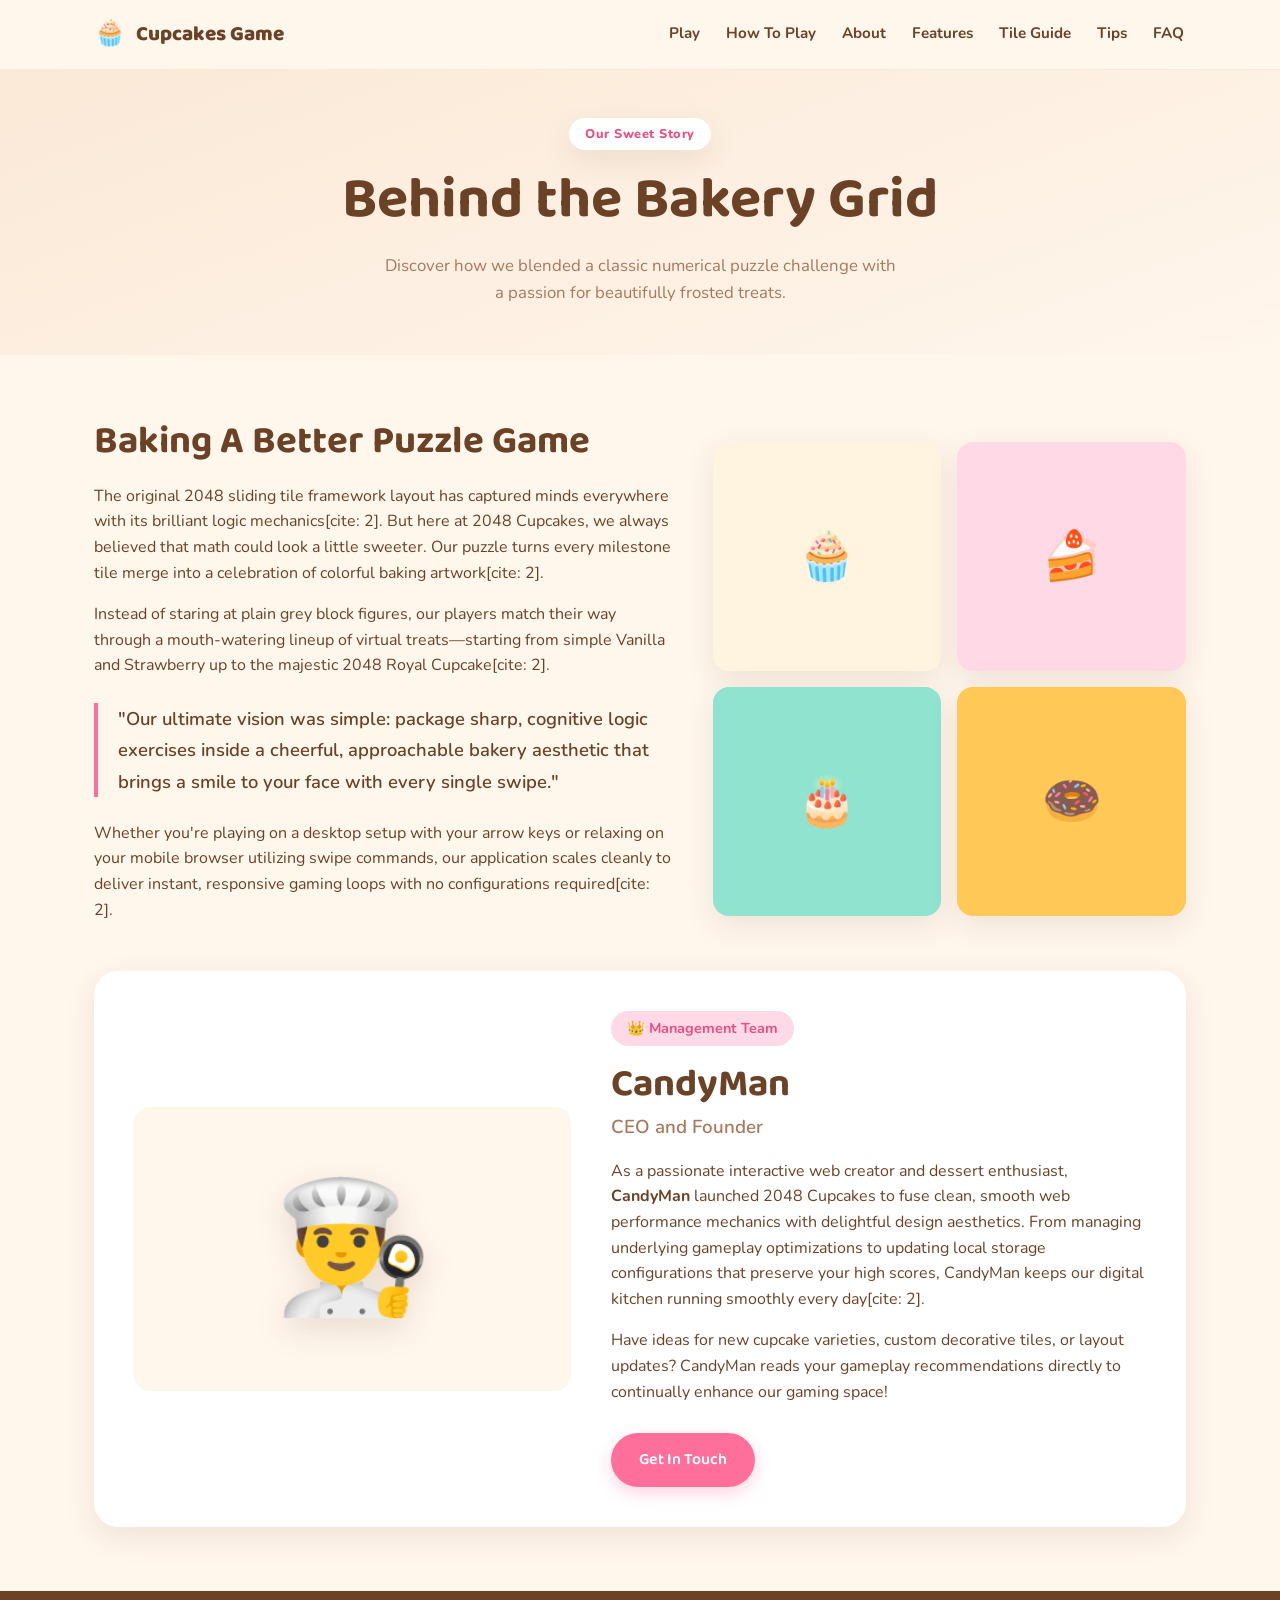
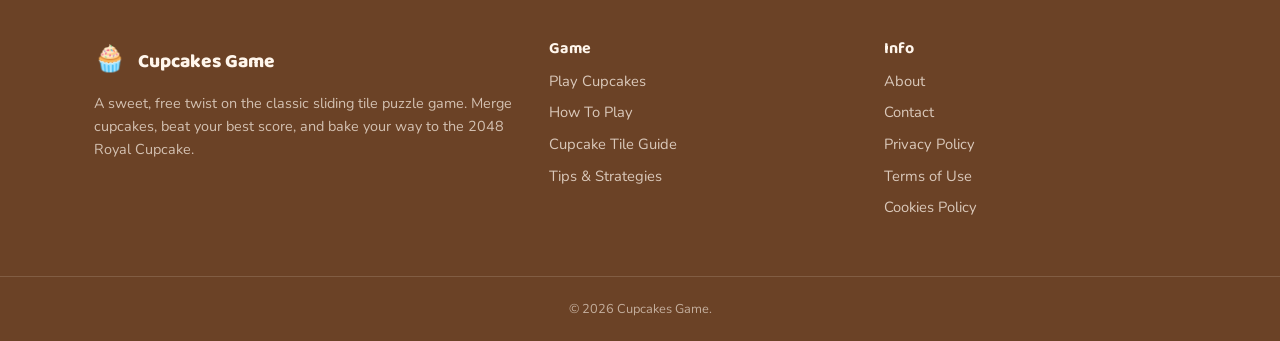
<file: about.html>
<!DOCTYPE html>
<html lang="en">
<head>
<meta charset="UTF-8">
<meta name="viewport" content="width=device-width, initial-scale=1.0, maximum-scale=1, user-scalable=no">

<!-- Primary SEO -->
<title>About Us - 2048 Cupcakes</title>
<meta name="description" content="Meet the team behind 2048 Cupcakes! Discover how our founder, CandyMan, created this deliciously sweet twist on the classic sliding puzzle game.">
<meta name="robots" content="index, follow">
  <link rel="icon" type="image/png" sizes="32x32" href="/favicon.png">

<!-- Fonts -->
<link rel="preconnect" href="https://fonts.googleapis.com">
<link rel="preconnect" href="https://fonts.gstatic.com" crossorigin>
<link href="https://fonts.googleapis.com/css2?family=Baloo+2:wght@500;600;700;800&family=Nunito:wght@400;600;700;800&display=swap" rel="stylesheet">

<!-- Styles -->
<link rel="stylesheet" href="css/style.css">

<style>
  .profile-section {
    background: var(--white);
    border-radius: var(--radius-lg);
    box-shadow: var(--shadow-soft);
    padding: 40px;
    margin-top: 32px;
  }
  .founder-badge {
    display: inline-flex;
    align-items: center;
    gap: 8px;
    background: var(--pink-light);
    color: var(--pink-dark);
    padding: 6px 16px;
    border-radius: 999px;
    font-weight: 700;
    font-size: 0.9rem;
    margin-bottom: 16px;
  }
  .story-highlight {
    font-size: 1.15rem;
    color: var(--brown);
    font-weight: 600;
    line-height: 1.7;
    border-left: 4px solid var(--pink);
    padding-left: 20px;
    margin: 24px 0;
  }
</style>
</head>
<body>

<div id="header-placeholder"></div>

<main>

  <!-- HERO HEADER -->
  <section class="hero" style="background: linear-gradient(160deg, var(--cream-deep) 0%, var(--cream) 100%);">
    <div class="hero-inner" style="grid-template-columns: 1fr; text-align: center; padding: 48px 24px;">
      <div class="hero-text">
        <p class="eyebrow">Our Sweet Story</p>
        <h1 style="font-size: clamp(2.4rem, 6vw, 3.6rem);">Behind the Bakery Grid</h1>
        <p class="hero-sub" style="margin: 0 auto;">Discover how we blended a classic numerical puzzle challenge with a passion for beautifully frosted treats.</p>
      </div>
    </div>
  </section>

  <!-- CONTENT SECTION -->
  <section class="about-content">
    <div class="section-inner">
      <div class="two-col">
        <div class="text-block">
          <h2>Baking A Better Puzzle Game</h2>
          <p>The original 2048 sliding tile framework layout has captured minds everywhere with its brilliant logic mechanics[cite: 2]. But here at 2048 Cupcakes, we always believed that math could look a little sweeter. Our puzzle turns every milestone tile merge into a celebration of colorful baking artwork[cite: 2].</p>
          <p>Instead of staring at plain grey block figures, our players match their way through a mouth-watering lineup of virtual treats—starting from simple Vanilla and Strawberry up to the majestic 2048 Royal Cupcake[cite: 2].</p>
          
          <div class="story-highlight">
            "Our ultimate vision was simple: package sharp, cognitive logic exercises inside a cheerful, approachable bakery aesthetic that brings a smile to your face with every single swipe."
          </div>
          
          <p>Whether you're playing on a desktop setup with your arrow keys or relaxing on your mobile browser utilizing swipe commands, our application scales cleanly to deliver instant, responsive gaming loops with no configurations required[cite: 2].</p>
        </div>
        
        <!-- VISUAL TILE SIDEBAR COMPLIANT WITH DESIGN GRID -->
        <div class="about-art" aria-hidden="true">
          <div class="about-tile" style="background: #fff4e0;">🧁</div>
          <div class="about-tile" style="background: var(--pink-light);">🍰</div>
          <div class="about-tile" style="background: var(--mint);">🎂</div>
          <div class="about-tile" style="background: var(--gold);">🍩</div>
        </div>
      </div>

      <!-- FOUNDER BIOGRAPHY CARD -->
      <div class="profile-section">
        <div class="two-col reverse">
          <!-- Text Component -->
          <div class="profile-text">
            <div class="founder-badge">👑 Management Team</div>
            <h2 style="margin-bottom: 8px;">CandyMan</h2>
            <h3 style="color: var(--brown-soft); font-family: var(--font-body); font-weight: 600; margin-top: 0; margin-bottom: 20px;">CEO and Founder</h3>
            <p>As a passionate interactive web creator and dessert enthusiast, <strong>CandyMan</strong> launched 2048 Cupcakes to fuse clean, smooth web performance mechanics with delightful design aesthetics. From managing underlying gameplay optimizations to updating local storage configurations that preserve your high scores, CandyMan keeps our digital kitchen running smoothly every day[cite: 2].</p>
            <p>Have ideas for new cupcake varieties, custom decorative tiles, or layout updates? CandyMan reads your gameplay recommendations directly to continually enhance our gaming space!</p>
            <a href="contact.html" class="btn btn-primary" style="margin-top: 12px;">Get In Touch</a>
          </div>
          
          <!-- Decorative Graphic Avatar Wrapper Matching Tips Art Alignment -->
          <div class="profile-graphic" style="display: flex; justify-content: center; align-items: center; background: var(--cream); padding: 40px; border-radius: var(--radius-md);" aria-hidden="true">
            <div style="font-size: clamp(5rem, 10vw, 8rem); filter: drop-shadow(0 10px 15px rgba(107,66,38,0.15));">👨‍🍳</div>
          </div>
        </div>
      </div>

    </div>
  </section>

</main>

<div id="footer-placeholder"></div>

<script src="js/header.js"></script>
<script src="js/footer.js"></script>
</body>
</html>
</file>
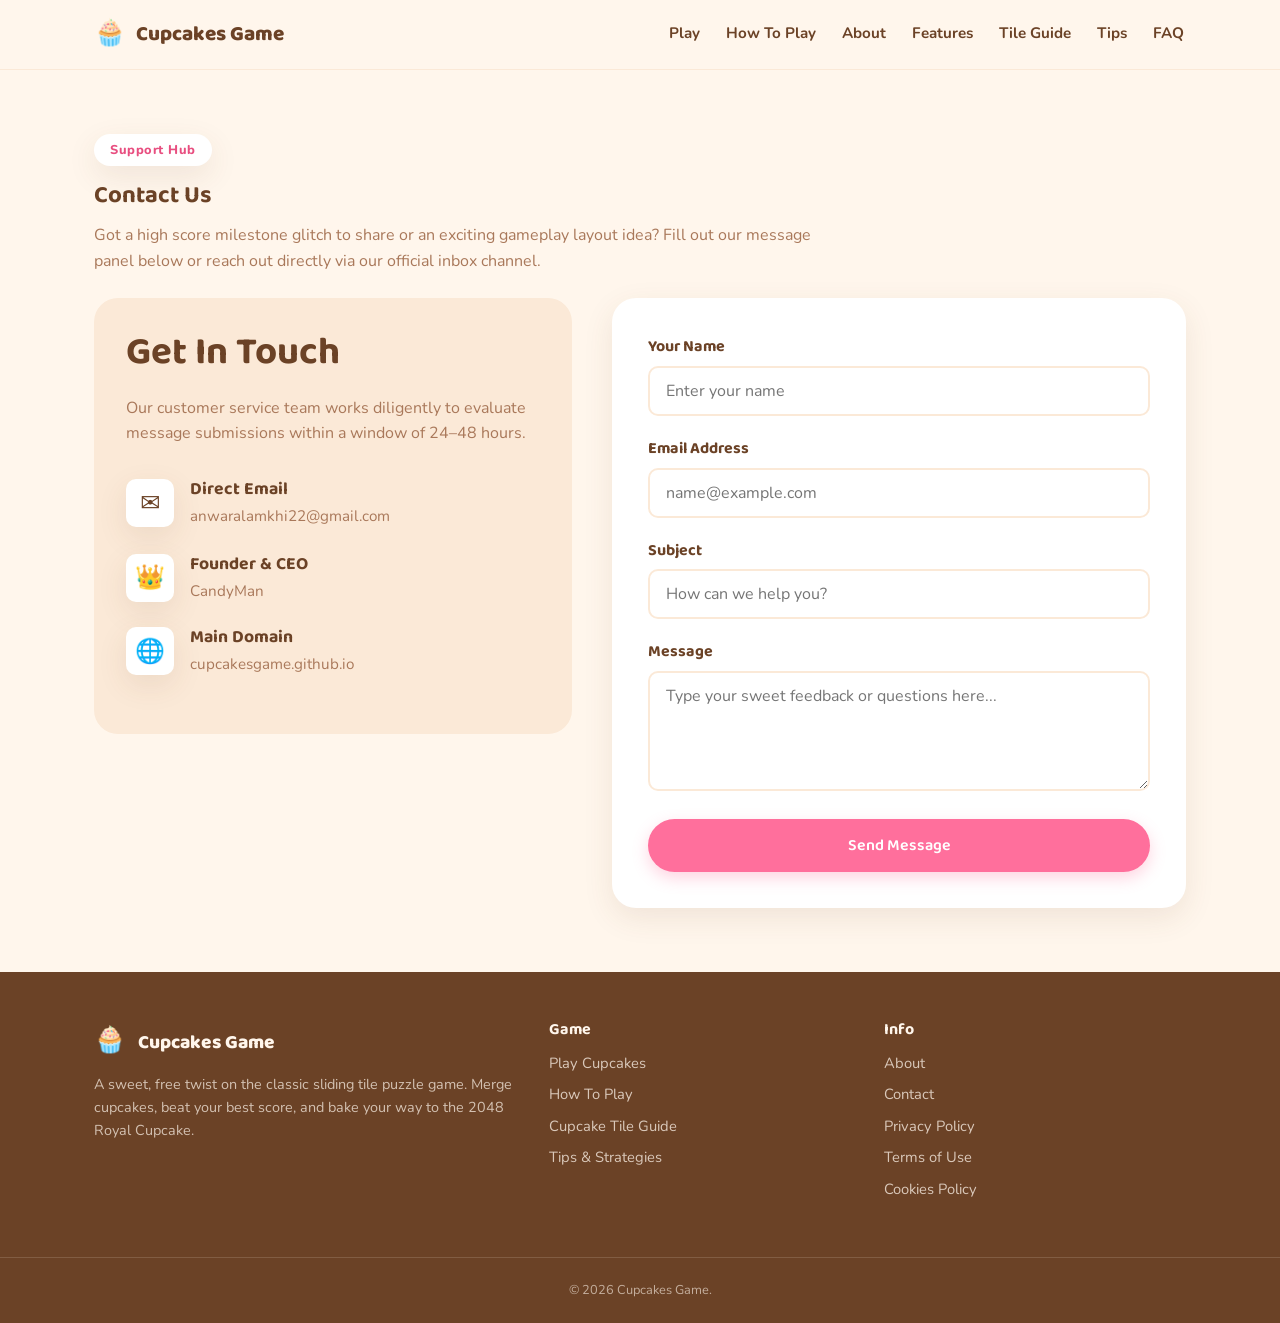
<file: contact.html>
<!DOCTYPE html>
<html lang="en">
<head>
<meta charset="UTF-8">
<meta name="viewport" content="width=device-width, initial-scale=1.0, maximum-scale=1, user-scalable=no">

<!-- Primary SEO -->
<title>Contact Us - 2048 Cupcakes</title>
<meta name="description" content="Have questions or feedback about our puzzle game? Reach out directly to CandyMan, the CEO and founder of 2048 Cupcakes.">
<meta name="robots" content="index, follow">
<link rel="icon" type="image/png" sizes="32x32" href="/favicon.png">

<!-- Fonts -->
<link rel="preconnect" href="https://fonts.googleapis.com">
<link rel="preconnect" href="https://fonts.gstatic.com" crossorigin>
<link href="https://fonts.googleapis.com/css2?family=Baloo+2:wght@500;600;700;800&family=Nunito:wght@400;600;700;800&display=swap" rel="stylesheet">

<!-- Styles -->
<link rel="stylesheet" href="css/style.css">

<style>
  .contact-layout {
    display: grid;
    grid-template-columns: 1fr 1.2fr;
    gap: 40px;
    align-items: start;
    margin-top: 24px;
  }
  .info-card {
    background: var(--cream-deep);
    border-radius: var(--radius-lg);
    padding: 32px;
  }
  .info-item {
    display: flex;
    align-items: flex-start;
    gap: 16px;
    margin-bottom: 24px;
  }
  .info-icon {
    font-size: 1.5rem;
    background: var(--white);
    width: 48px;
    height: 48px;
    display: flex;
    align-items: center;
    justify-content: center;
    border-radius: var(--radius-sm);
    box-shadow: var(--shadow-soft);
    flex-shrink: 0;
  }
  .info-text h3 {
    font-size: 1.1rem;
    margin-bottom: 4px;
  }
  .info-text p, .info-text a {
    color: var(--brown-soft);
    margin: 0;
    font-size: 0.95rem;
    word-break: break-all;
  }
  .info-text a:hover {
    color: var(--pink-dark);
  }
  
  /* Form Formatting Styles */
  .form-card {
    background: var(--white);
    border-radius: var(--radius-lg);
    box-shadow: var(--shadow-soft);
    padding: 36px;
  }
  .form-group {
    margin-bottom: 20px;
  }
  .form-group label {
    display: block;
    font-family: var(--font-display);
    font-weight: 700;
    margin-bottom: 6px;
    color: var(--brown);
  }
  .form-control {
    width: 100%;
    padding: 12px 16px;
    border: 2px solid var(--cream-deep);
    border-radius: var(--radius-sm);
    font-family: var(--font-body);
    font-size: 1rem;
    color: var(--brown);
    background: var(--white);
    transition: border-color 0.15s ease;
  }
  .form-control:focus {
    outline: none;
    border-color: var(--pink);
  }
  textarea.form-control {
    resize: vertical;
    min-height: 120px;
  }

  @media (max-width: 850px) {
    .contact-layout {
      grid-template-columns: 1fr;
    }
  }
</style>
</head>
<body>

<div id="header-placeholder"></div>

<main>
  <section class="contact-section">
    <div class="section-inner">
      <p class="eyebrow">Support Hub</p>
      <h1>Contact Us</h1>
      <p class="section-lead">Got a high score milestone glitch to share or an exciting gameplay layout idea? Fill out our message panel below or reach out directly via our official inbox channel.</p>

      <div class="contact-layout">
        
        <!-- DIRECT INFO BOX PANEL -->
        <div class="info-card">
          <h2>Get In Touch</h2>
          <p style="color: var(--brown-soft); margin-bottom: 32px;">Our customer service team works diligently to evaluate message submissions within a window of 24–48 hours.</p>
          
          <div class="info-item">
            <div class="info-icon">✉️</div>
            <div class="info-text">
              <h3>Direct Email</h3>
              <a href="mailto:anwaralamkhi22@gmail.com">anwaralamkhi22@gmail.com</a>
            </div>
          </div>

          <div class="info-item">
            <div class="info-icon">👑</div>
            <div class="info-text">
              <h3>Founder & CEO</h3>
              <p>CandyMan</p>
            </div>
          </div>

          <div class="info-item">
            <div class="info-icon">🌐</div>
            <div class="info-text">
              <h3>Main Domain</h3>
              <a href="https://cupcakesgame.github.io/" target="_blank">cupcakesgame.github.io</a>
            </div>
          </div>
        </div>

        <!-- CONTACT INTERACTIVE MESSAGE FORM -->
        <div class="form-card">
          <form action="https://formspree.io/f/your-id-here" method="POST">
            <div class="form-group">
              <label for="name">Your Name</label>
              <input type="text" id="name" name="name" class="form-control" placeholder="Enter your name" required>
            </div>
            
            <div class="form-group">
              <label for="email">Email Address</label>
              <input type="email" id="email" name="email" class="form-control" placeholder="name@example.com" required>
            </div>

            <div class="form-group">
              <label for="subject">Subject</label>
              <input type="text" id="subject" name="subject" class="form-control" placeholder="How can we help you?" required>
            </div>

            <div class="form-group">
              <label for="message">Message</label>
              <textarea id="message" name="message" class="form-control" placeholder="Type your sweet feedback or questions here..." required></textarea>
            </div>

            <button type="submit" class="btn btn-primary" style="width: 100%;">Send Message</button>
          </form>
        </div>

      </div>
    </div>
  </section>
</main>

<div id="footer-placeholder"></div>

<script src="js/header.js"></script>
<script src="js/footer.js"></script>
</body>
</html>
</file>
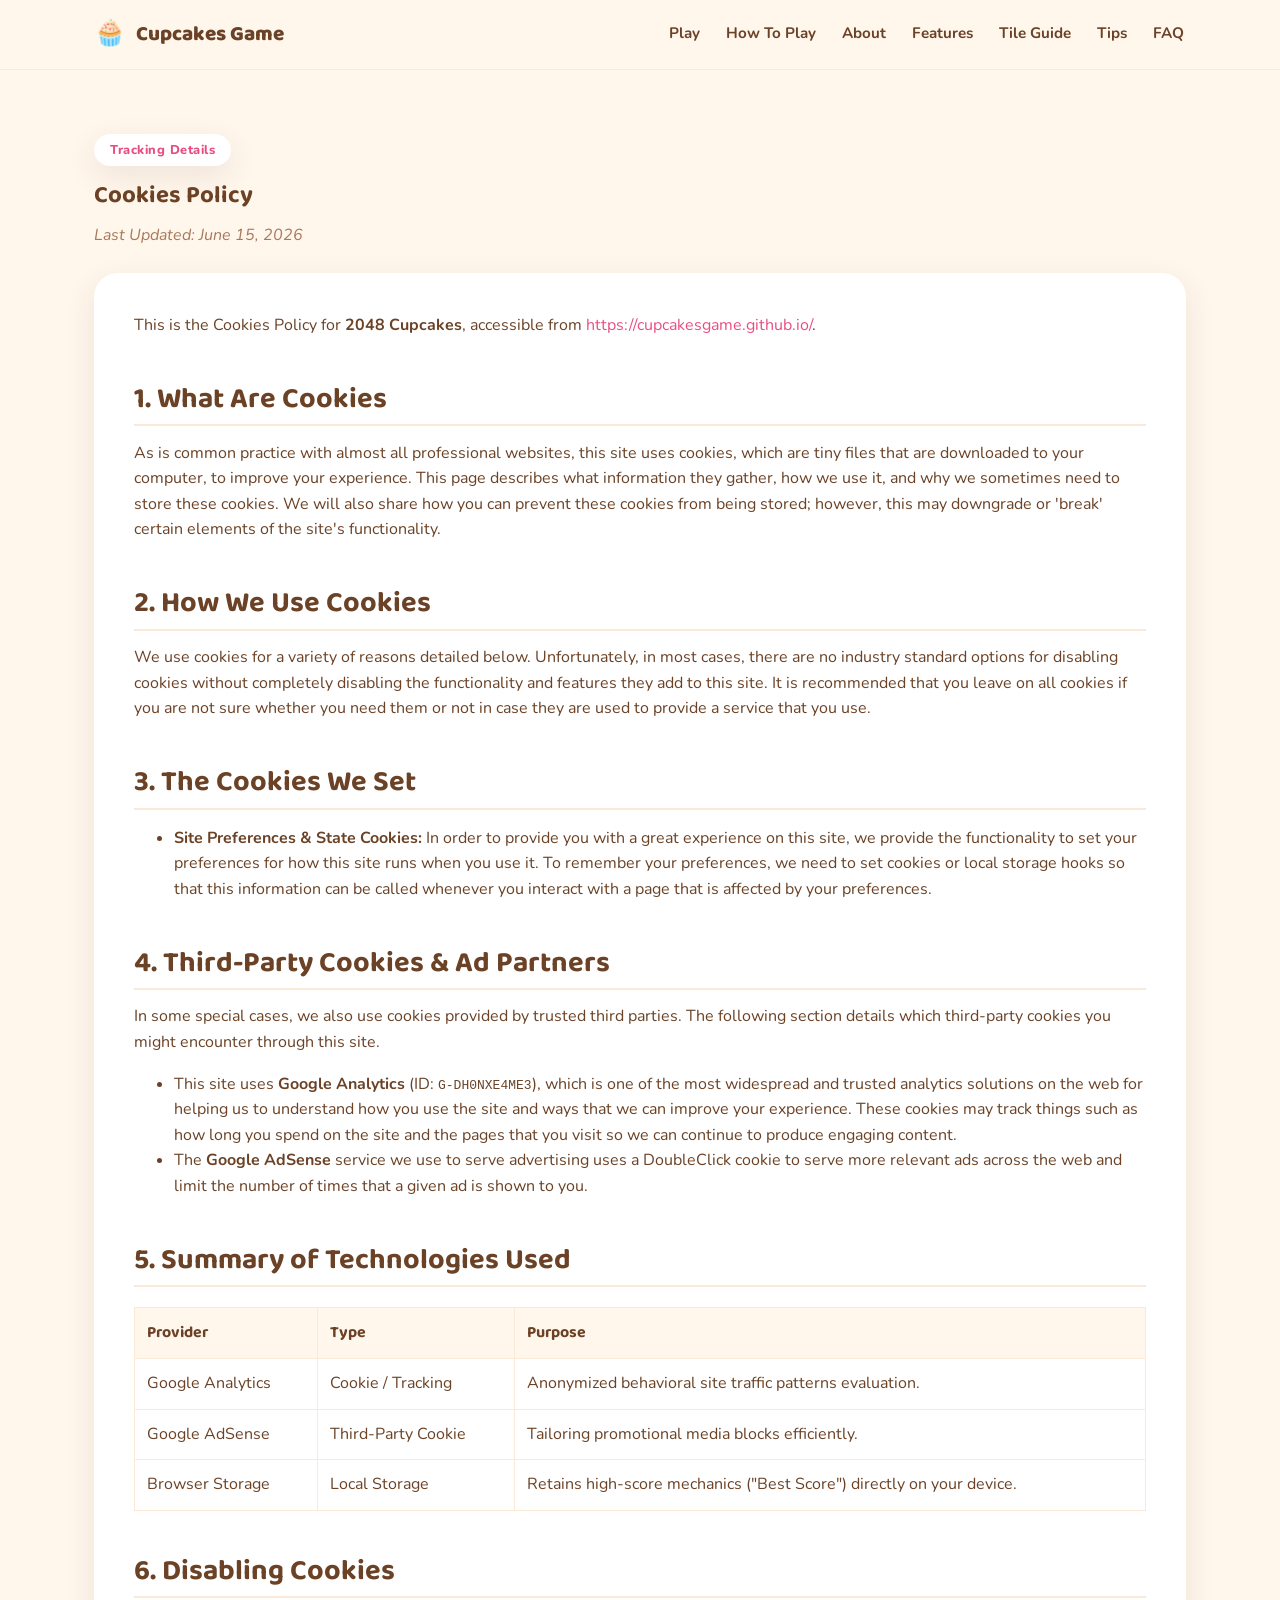
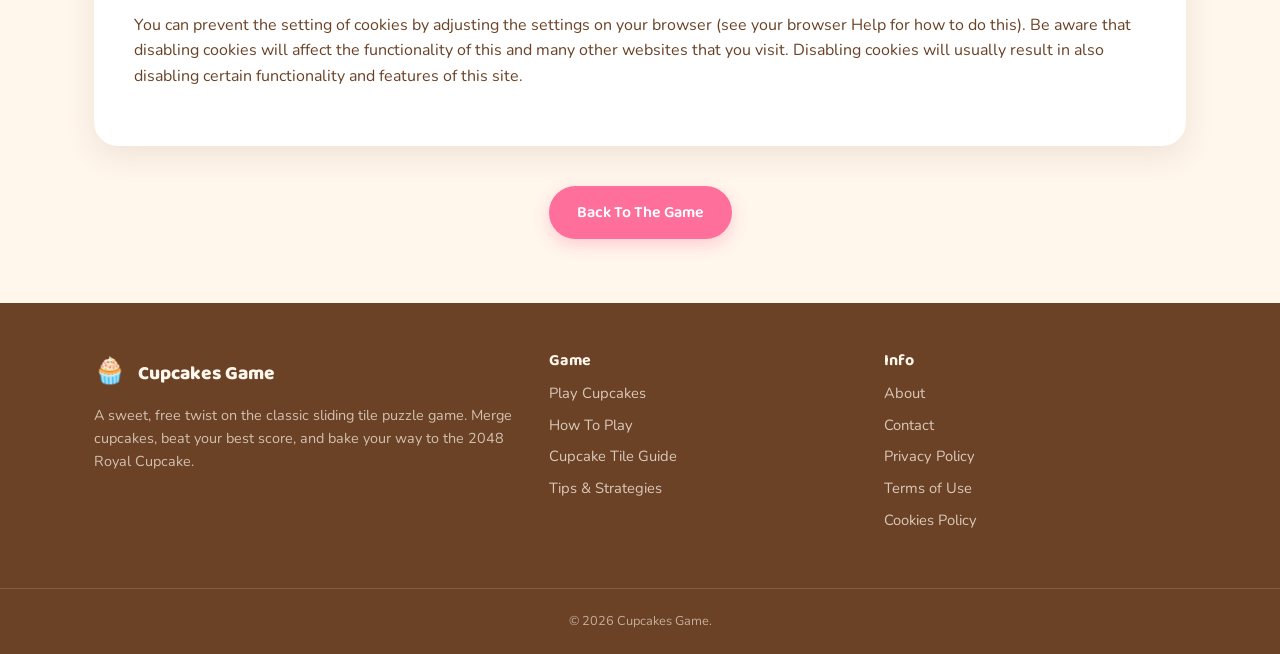
<file: cookies.html>
<!DOCTYPE html>
<html lang="en">
<head>
<meta charset="UTF-8">
<meta name="viewport" content="width=device-width, initial-scale=1.0, maximum-scale=1, user-scalable=no">
<title>Cookies Policy - 2048 Cupcakes</title>
<meta name="description" content="Learn about how cookies, web beacons, and local tracking parameters are utilized on the 2048 Cupcakes free gaming hub.">
<meta name="robots" content="index, follow">
<link rel="icon" type="image/png" sizes="32x32" href="/favicon.png">

<!-- Fonts -->
<link rel="preconnect" href="https://fonts.googleapis.com">
<link rel="preconnect" href="https://fonts.gstatic.com" crossorigin>
<link href="https://fonts.googleapis.com/css2?family=Baloo+2:wght@500;600;700;800&family=Nunito:wght@400;600;700;800&display=swap" rel="stylesheet">

<!-- Styles -->
<link rel="stylesheet" href="css/style.css">

<style>
  .policy-container {
    background: var(--white);
    border-radius: var(--radius-lg);
    box-shadow: var(--shadow-soft);
    padding: 40px;
    margin-top: 24px;
    margin-bottom: 40px;
  }
  .policy-container h2 {
    font-size: 1.8rem;
    margin-top: 1.5em;
    border-bottom: 2px solid var(--cream-deep);
    padding-bottom: 8px;
  }
  .policy-container table {
    width: 100%;
    border-collapse: collapse;
    margin: 20px 0;
  }
  .policy-container th, .policy-container td {
    border: 1px solid var(--cream-deep);
    padding: 12px;
    text-align: left;
  }
  .policy-container th {
    background: var(--cream);
    color: var(--brown);
    font-family: var(--font-display);
  }
  .last-updated {
    font-style: italic;
    color: var(--brown-soft);
    margin-bottom: 24px;
  }
</style>
</head>
<body>

<div id="header-placeholder"></div>

<main>
  <section class="policy-section">
    <div class="section-inner">
      <p class="eyebrow">Tracking Details</p>
      <h1>Cookies Policy</h1>
      <p class="last-updated">Last Updated: June 15, 2026</p>

      <div class="policy-container">
        <p>This is the Cookies Policy for <strong>2048 Cupcakes</strong>, accessible from <a href="https://cupcakesgame.github.io/">https://cupcakesgame.github.io/</a>.</p>

        <h2>1. What Are Cookies</h2>
        <p>As is common practice with almost all professional websites, this site uses cookies, which are tiny files that are downloaded to your computer, to improve your experience. This page describes what information they gather, how we use it, and why we sometimes need to store these cookies. We will also share how you can prevent these cookies from being stored; however, this may downgrade or 'break' certain elements of the site's functionality.</p>

        <h2>2. How We Use Cookies</h2>
        <p>We use cookies for a variety of reasons detailed below. Unfortunately, in most cases, there are no industry standard options for disabling cookies without completely disabling the functionality and features they add to this site. It is recommended that you leave on all cookies if you are not sure whether you need them or not in case they are used to provide a service that you use.</p>

        <h2>3. The Cookies We Set</h2>
        <ul>
          <li>
            <strong>Site Preferences & State Cookies:</strong> In order to provide you with a great experience on this site, we provide the functionality to set your preferences for how this site runs when you use it. To remember your preferences, we need to set cookies or local storage hooks so that this information can be called whenever you interact with a page that is affected by your preferences.
          </li>
        </ul>

        <h2>4. Third-Party Cookies & Ad Partners</h2>
        <p>In some special cases, we also use cookies provided by trusted third parties. The following section details which third-party cookies you might encounter through this site.</p>
        <ul>
          <li>
            This site uses <strong>Google Analytics</strong> (ID: <code>G-DH0NXE4ME3</code>), which is one of the most widespread and trusted analytics solutions on the web for helping us to understand how you use the site and ways that we can improve your experience. These cookies may track things such as how long you spend on the site and the pages that you visit so we can continue to produce engaging content.
          </li>
          <li>
            The <strong>Google AdSense</strong> service we use to serve advertising uses a DoubleClick cookie to serve more relevant ads across the web and limit the number of times that a given ad is shown to you.
          </li>
        </ul>

        <h2>5. Summary of Technologies Used</h2>
        <table>
          <thead>
            <tr>
              <th>Provider</th>
              <th>Type</th>
              <th>Purpose</th>
            </tr>
          </thead>
          <tbody>
            <tr>
              <td>Google Analytics</td>
              <td>Cookie / Tracking</td>
              <td>Anonymized behavioral site traffic patterns evaluation.</td>
            </tr>
            <tr>
              <td>Google AdSense</td>
              <td>Third-Party Cookie</td>
              <td>Tailoring promotional media blocks efficiently.</td>
            </tr>
            <tr>
              <td>Browser Storage</td>
              <td>Local Storage</td>
              <td>Retains high-score mechanics ("Best Score") directly on your device.</td>
            </tr>
          </tbody>
        </table>

        <h2>6. Disabling Cookies</h2>
        <p>You can prevent the setting of cookies by adjusting the settings on your browser (see your browser Help for how to do this). Be aware that disabling cookies will affect the functionality of this and many other websites that you visit. Disabling cookies will usually result in also disabling certain functionality and features of this site.</p>
      </div>
      
      <div style="text-align: center;">
        <a href="#game" class="btn btn-primary">Back To The Game</a>
      </div>
    </div>
  </section>
</main>

<div id="footer-placeholder"></div>

<script src="js/header.js"></script>
<script src="js/footer.js"></script>
</body>
</html>
</file>
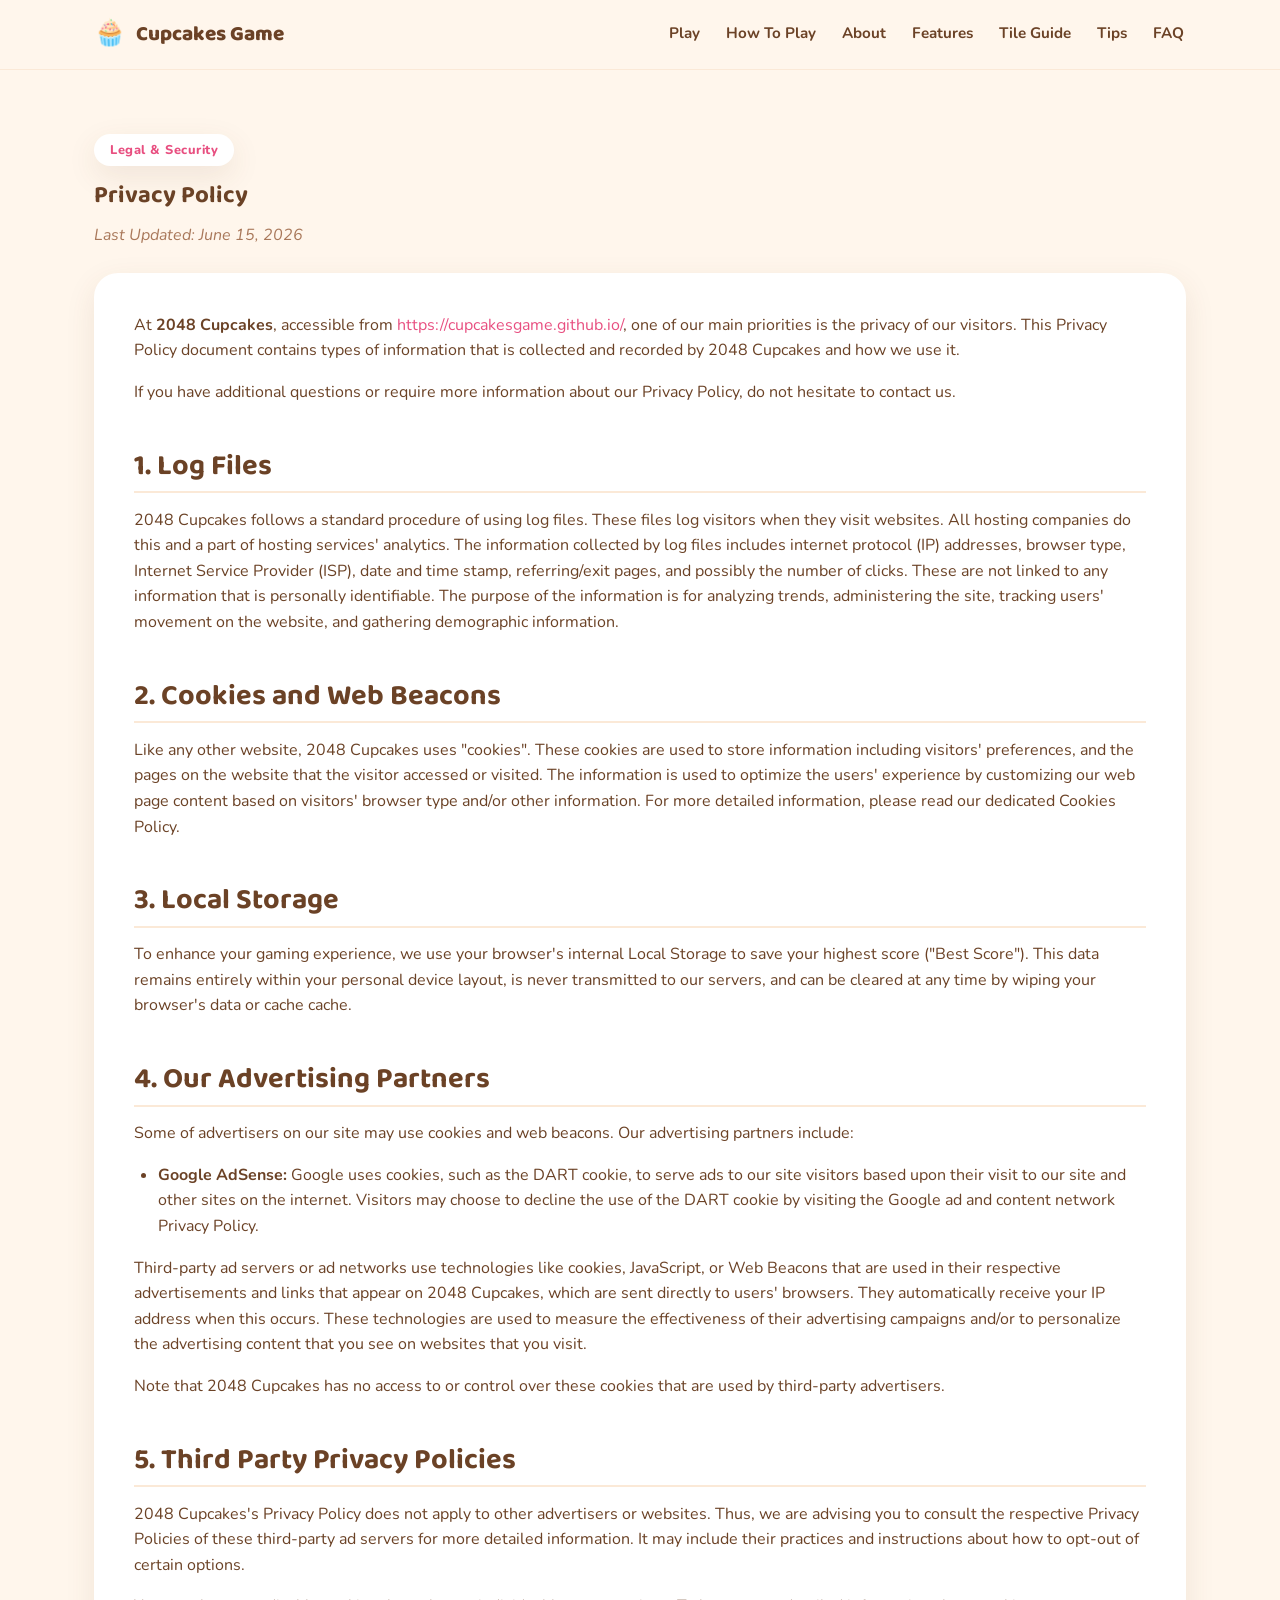
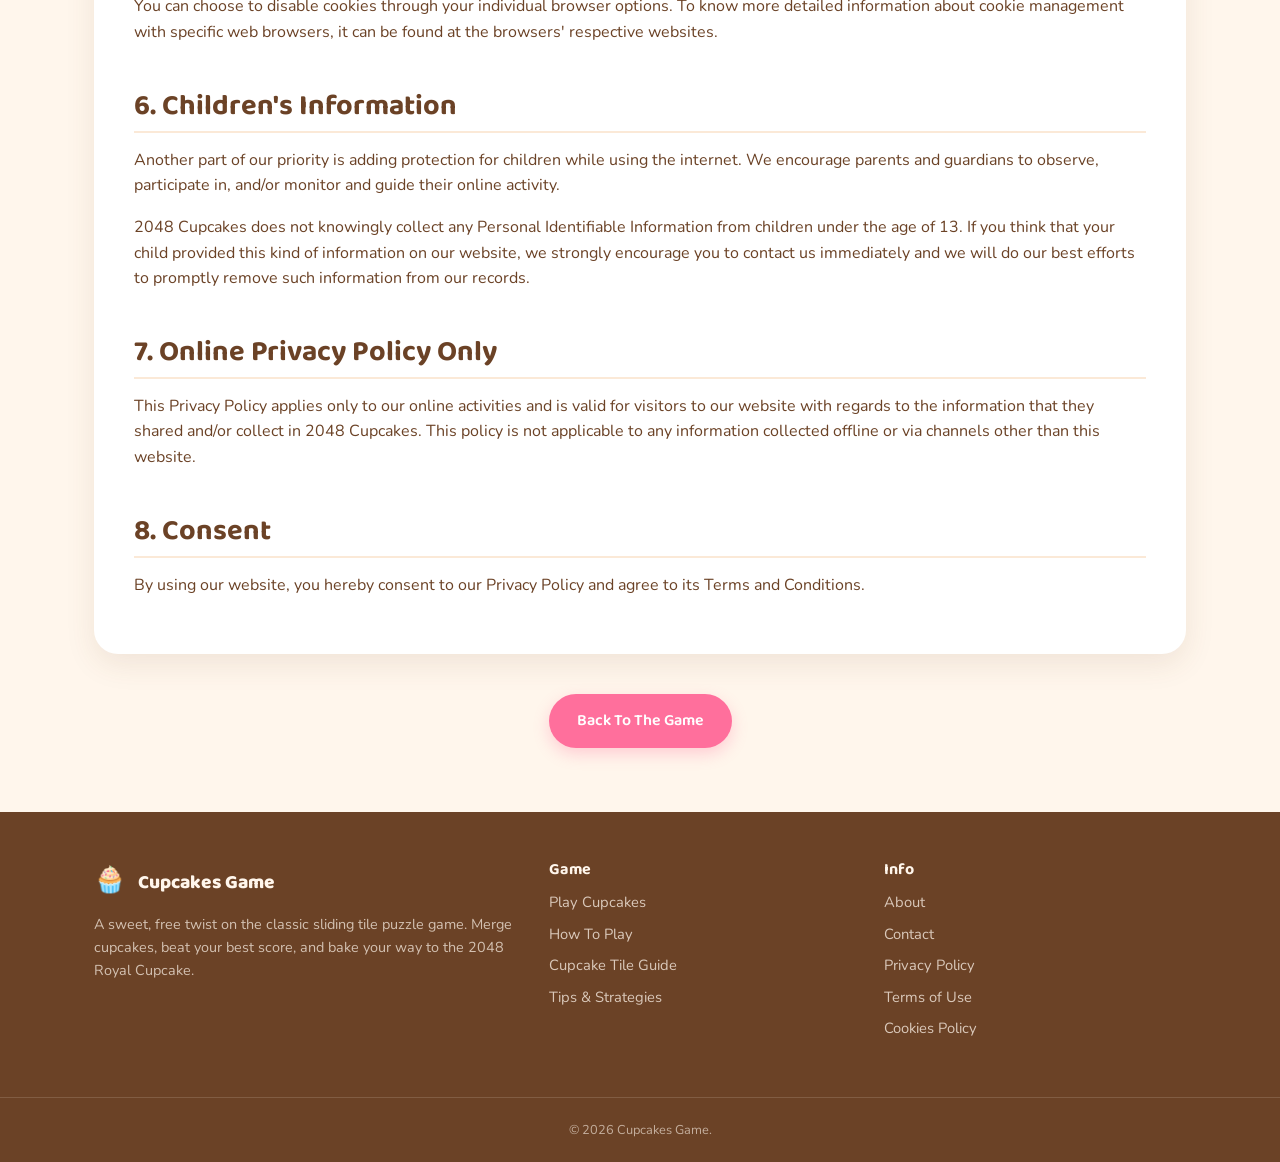
<file: privacy.html>
<!DOCTYPE html>
<html lang="en">
<head>
<meta charset="UTF-8">
<meta name="viewport" content="width=device-width, initial-scale=1.0, maximum-scale=1, user-scalable=no">
<title>Privacy Policy - 2048 Cupcakes</title>
<meta name="description" content="Read the Privacy Policy for 2048 Cupcakes to learn how we collect, use, and protect your information when playing our free online game.">
<meta name="robots" content="index, follow">
<link rel="icon" type="image/png" sizes="32x32" href="/favicon.png">

<!-- Fonts -->
<link rel="preconnect" href="https://fonts.googleapis.com">
<link rel="preconnect" href="https://fonts.gstatic.com" crossorigin>
<link href="https://fonts.googleapis.com/css2?family=Baloo+2:wght@500;600;700;800&family=Nunito:wght@400;600;700;800&display=swap" rel="stylesheet">

<!-- Styles -->
<link rel="stylesheet" href="css/style.css">

<style>
  .policy-container {
    background: var(--white);
    border-radius: var(--radius-lg);
    box-shadow: var(--shadow-soft);
    padding: 40px;
    margin-top: 24px;
    margin-bottom: 40px;
  }
  .policy-container h2 {
    font-size: 1.8rem;
    margin-top: 1.5em;
    border-bottom: 2px solid var(--cream-deep);
    padding-bottom: 8px;
  }
  .policy-container h3 {
    font-size: 1.3rem;
    margin-top: 1.2em;
    color: var(--pink-dark);
  }
  .policy-container ul {
    padding-left: 1.5em;
    margin-bottom: 1em;
  }
  .policy-container li {
    margin-bottom: 8px;
  }
  .last-updated {
    font-style: italic;
    color: var(--brown-soft);
    margin-bottom: 24px;
  }
</style>
</head>
<body>

<div id="header-placeholder"></div>

<main>
  <section class="policy-section">
    <div class="section-inner">
      <p class="eyebrow">Legal & Security</p>
      <h1>Privacy Policy</h1>
      <p class="last-updated">Last Updated: June 15, 2026</p>

      <div class="policy-container">
        <p>At <strong>2048 Cupcakes</strong>, accessible from <a href="https://cupcakesgame.github.io/">https://cupcakesgame.github.io/</a>, one of our main priorities is the privacy of our visitors. This Privacy Policy document contains types of information that is collected and recorded by 2048 Cupcakes and how we use it.</p>
        
        <p>If you have additional questions or require more information about our Privacy Policy, do not hesitate to contact us.</p>

        <h2>1. Log Files</h2>
        <p>2048 Cupcakes follows a standard procedure of using log files. These files log visitors when they visit websites. All hosting companies do this and a part of hosting services' analytics. The information collected by log files includes internet protocol (IP) addresses, browser type, Internet Service Provider (ISP), date and time stamp, referring/exit pages, and possibly the number of clicks. These are not linked to any information that is personally identifiable. The purpose of the information is for analyzing trends, administering the site, tracking users' movement on the website, and gathering demographic information.</p>

        <h2>2. Cookies and Web Beacons</h2>
        <p>Like any other website, 2048 Cupcakes uses "cookies". These cookies are used to store information including visitors' preferences, and the pages on the website that the visitor accessed or visited. The information is used to optimize the users' experience by customizing our web page content based on visitors' browser type and/or other information. For more detailed information, please read our dedicated Cookies Policy.</p>

        <h2>3. Local Storage</h2>
        <p>To enhance your gaming experience, we use your browser's internal Local Storage to save your highest score ("Best Score"). This data remains entirely within your personal device layout, is never transmitted to our servers, and can be cleared at any time by wiping your browser's data or cache cache.</p>

        <h2>4. Our Advertising Partners</h2>
        <p>Some of advertisers on our site may use cookies and web beacons. Our advertising partners include:</p>
        <ul>
          <li><strong>Google AdSense:</strong> Google uses cookies, such as the DART cookie, to serve ads to our site visitors based upon their visit to our site and other sites on the internet. Visitors may choose to decline the use of the DART cookie by visiting the Google ad and content network Privacy Policy.</li>
        </ul>
        <p>Third-party ad servers or ad networks use technologies like cookies, JavaScript, or Web Beacons that are used in their respective advertisements and links that appear on 2048 Cupcakes, which are sent directly to users' browsers. They automatically receive your IP address when this occurs. These technologies are used to measure the effectiveness of their advertising campaigns and/or to personalize the advertising content that you see on websites that you visit.</p>
        <p>Note that 2048 Cupcakes has no access to or control over these cookies that are used by third-party advertisers.</p>

        <h2>5. Third Party Privacy Policies</h2>
        <p>2048 Cupcakes's Privacy Policy does not apply to other advertisers or websites. Thus, we are advising you to consult the respective Privacy Policies of these third-party ad servers for more detailed information. It may include their practices and instructions about how to opt-out of certain options.</p>
        <p>You can choose to disable cookies through your individual browser options. To know more detailed information about cookie management with specific web browsers, it can be found at the browsers' respective websites.</p>

        <h2>6. Children's Information</h2>
        <p>Another part of our priority is adding protection for children while using the internet. We encourage parents and guardians to observe, participate in, and/or monitor and guide their online activity.</p>
        <p>2048 Cupcakes does not knowingly collect any Personal Identifiable Information from children under the age of 13. If you think that your child provided this kind of information on our website, we strongly encourage you to contact us immediately and we will do our best efforts to promptly remove such information from our records.</p>

        <h2>7. Online Privacy Policy Only</h2>
        <p>This Privacy Policy applies only to our online activities and is valid for visitors to our website with regards to the information that they shared and/or collect in 2048 Cupcakes. This policy is not applicable to any information collected offline or via channels other than this website.</p>

        <h2>8. Consent</h2>
        <p>By using our website, you hereby consent to our Privacy Policy and agree to its Terms and Conditions.</p>
      </div>
      
      <div style="text-align: center;">
        <a href="#game" class="btn btn-primary">Back To The Game</a>
      </div>
    </div>
  </section>
</main>

<div id="footer-placeholder"></div>

<script src="js/header.js"></script>
<script src="js/footer.js"></script>
</body>
</html>
</file>
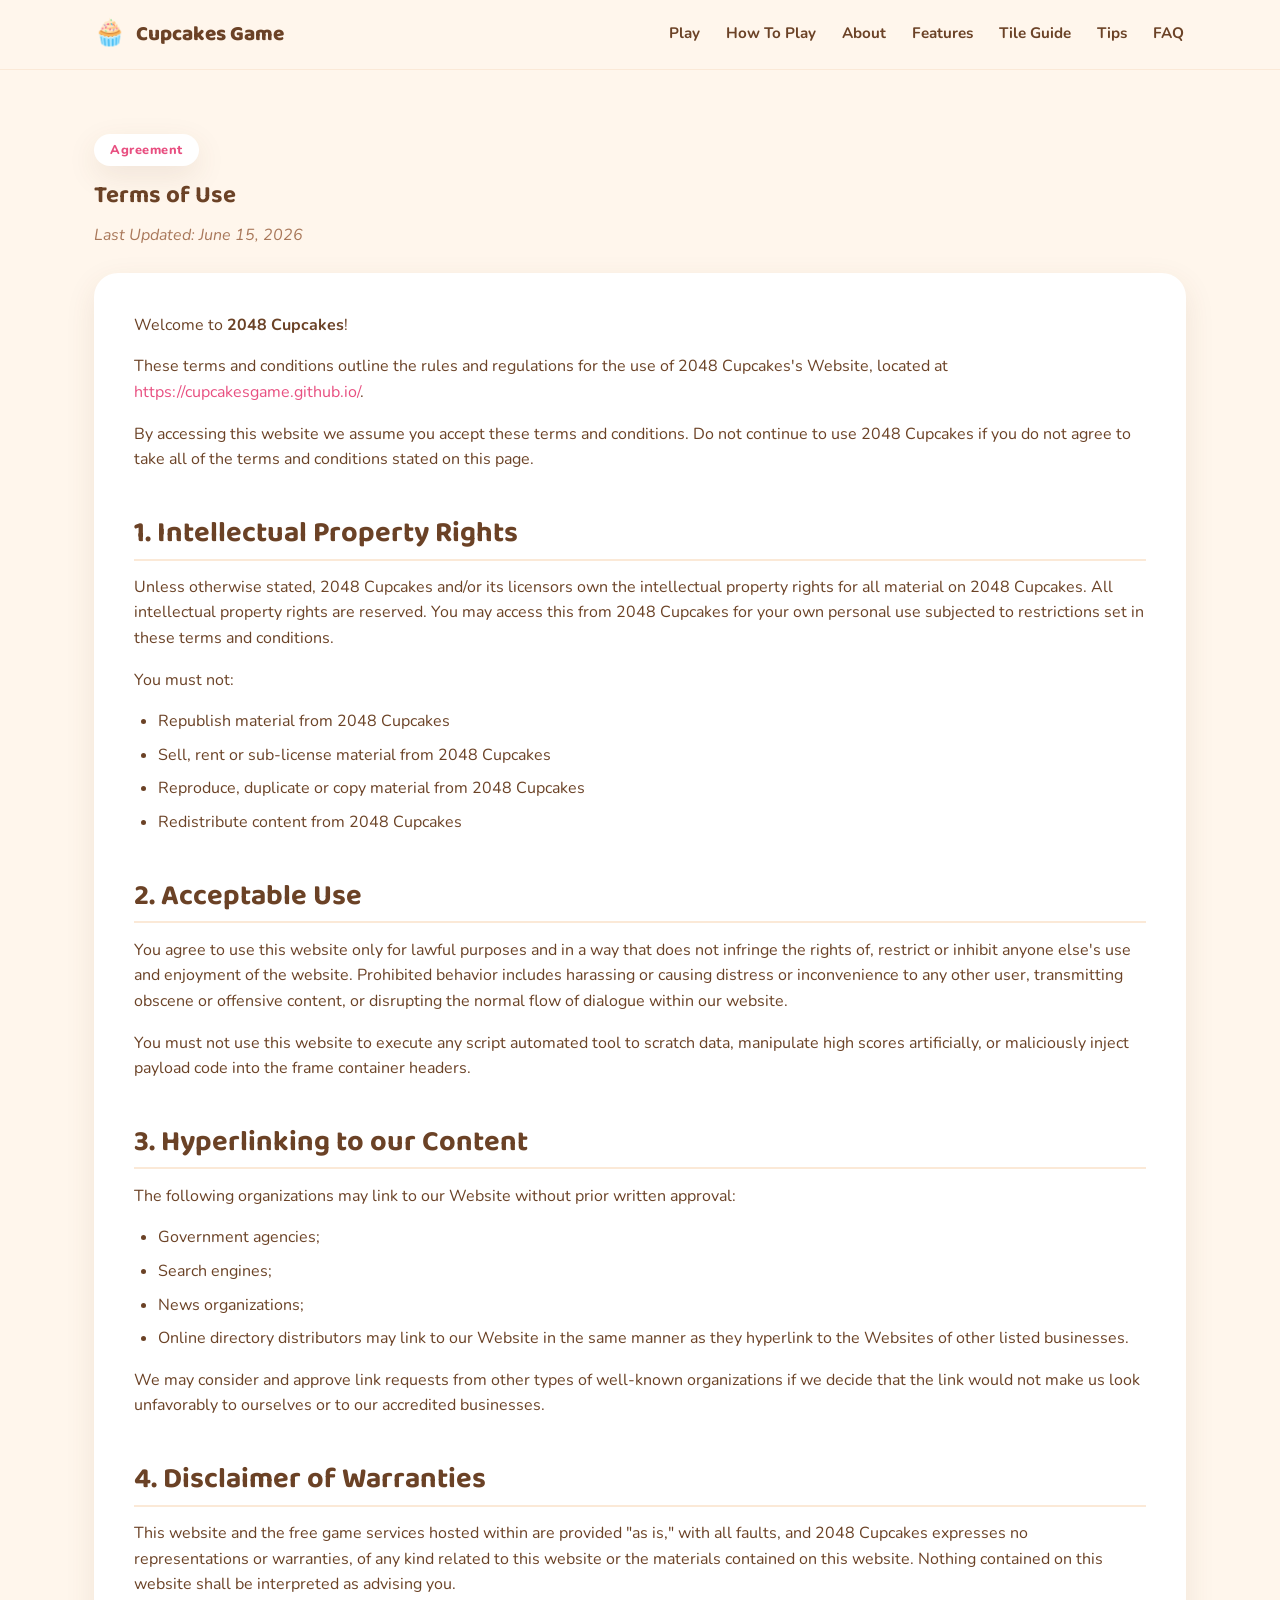
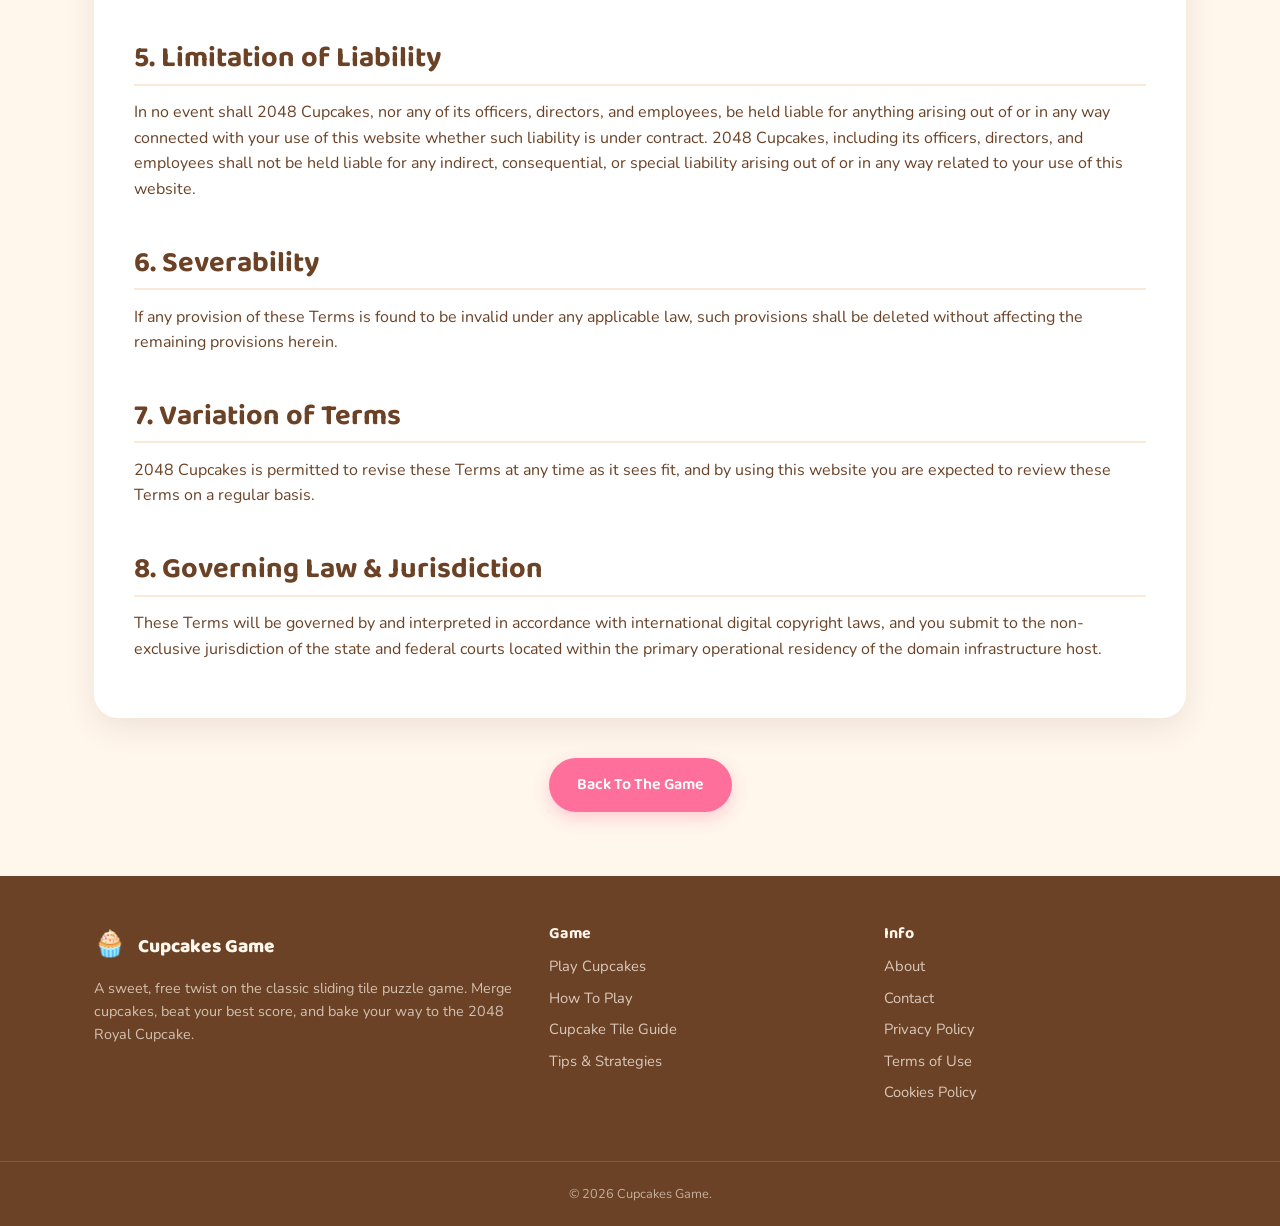
<file: terms.html>
<!DOCTYPE html>
<html lang="en">
<head>
<meta charset="UTF-8">
<meta name="viewport" content="width=device-width, initial-scale=1.0, maximum-scale=1, user-scalable=no">
<title>Terms of Use - 2048 Cupcakes</title>
<meta name="description" content="Review the Terms of Use governing your usage of the 2048 Cupcakes website and gaming platform.">
<meta name="robots" content="index, follow">
  <link rel="icon" type="image/png" sizes="32x32" href="/favicon.png">

<!-- Fonts -->
<link rel="preconnect" href="https://fonts.googleapis.com">
<link rel="preconnect" href="https://fonts.gstatic.com" crossorigin>
<link href="https://fonts.googleapis.com/css2?family=Baloo+2:wght@500;600;700;800&family=Nunito:wght@400;600;700;800&display=swap" rel="stylesheet">

<!-- Styles -->
<link rel="stylesheet" href="css/style.css">

<style>
  .policy-container {
    background: var(--white);
    border-radius: var(--radius-lg);
    box-shadow: var(--shadow-soft);
    padding: 40px;
    margin-top: 24px;
    margin-bottom: 40px;
  }
  .policy-container h2 {
    font-size: 1.8rem;
    margin-top: 1.5em;
    border-bottom: 2px solid var(--cream-deep);
    padding-bottom: 8px;
  }
  .policy-container ul {
    padding-left: 1.5em;
    margin-bottom: 1em;
  }
  .policy-container li {
    margin-bottom: 8px;
  }
  .last-updated {
    font-style: italic;
    color: var(--brown-soft);
    margin-bottom: 24px;
  }
</style>
</head>
<body>

<div id="header-placeholder"></div>

<main>
  <section class="policy-section">
    <div class="section-inner">
      <p class="eyebrow">Agreement</p>
      <h1>Terms of Use</h1>
      <p class="last-updated">Last Updated: June 15, 2026</p>

      <div class="policy-container">
        <p>Welcome to <strong>2048 Cupcakes</strong>!</p>
        
        <p>These terms and conditions outline the rules and regulations for the use of 2048 Cupcakes's Website, located at <a href="https://cupcakesgame.github.io/">https://cupcakesgame.github.io/</a>.</p>
        
        <p>By accessing this website we assume you accept these terms and conditions. Do not continue to use 2048 Cupcakes if you do not agree to take all of the terms and conditions stated on this page.</p>

        <h2>1. Intellectual Property Rights</h2>
        <p>Unless otherwise stated, 2048 Cupcakes and/or its licensors own the intellectual property rights for all material on 2048 Cupcakes. All intellectual property rights are reserved. You may access this from 2048 Cupcakes for your own personal use subjected to restrictions set in these terms and conditions.</p>
        <p>You must not:</p>
        <ul>
          <li>Republish material from 2048 Cupcakes</li>
          <li>Sell, rent or sub-license material from 2048 Cupcakes</li>
          <li>Reproduce, duplicate or copy material from 2048 Cupcakes</li>
          <li>Redistribute content from 2048 Cupcakes</li>
        </ul>

        <h2>2. Acceptable Use</h2>
        <p>You agree to use this website only for lawful purposes and in a way that does not infringe the rights of, restrict or inhibit anyone else's use and enjoyment of the website. Prohibited behavior includes harassing or causing distress or inconvenience to any other user, transmitting obscene or offensive content, or disrupting the normal flow of dialogue within our website.</p>
        <p>You must not use this website to execute any script automated tool to scratch data, manipulate high scores artificially, or maliciously inject payload code into the frame container headers.</p>

        <h2>3. Hyperlinking to our Content</h2>
        <p>The following organizations may link to our Website without prior written approval:</p>
        <ul>
          <li>Government agencies;</li>
          <li>Search engines;</li>
          <li>News organizations;</li>
          <li>Online directory distributors may link to our Website in the same manner as they hyperlink to the Websites of other listed businesses.</li>
        </ul>
        <p>We may consider and approve link requests from other types of well-known organizations if we decide that the link would not make us look unfavorably to ourselves or to our accredited businesses.</p>

        <h2>4. Disclaimer of Warranties</h2>
        <p>This website and the free game services hosted within are provided "as is," with all faults, and 2048 Cupcakes expresses no representations or warranties, of any kind related to this website or the materials contained on this website. Nothing contained on this website shall be interpreted as advising you.</p>

        <h2>5. Limitation of Liability</h2>
        <p>In no event shall 2048 Cupcakes, nor any of its officers, directors, and employees, be held liable for anything arising out of or in any way connected with your use of this website whether such liability is under contract. 2048 Cupcakes, including its officers, directors, and employees shall not be held liable for any indirect, consequential, or special liability arising out of or in any way related to your use of this website.</p>

        <h2>6. Severability</h2>
        <p>If any provision of these Terms is found to be invalid under any applicable law, such provisions shall be deleted without affecting the remaining provisions herein.</p>

        <h2>7. Variation of Terms</h2>
        <p>2048 Cupcakes is permitted to revise these Terms at any time as it sees fit, and by using this website you are expected to review these Terms on a regular basis.</p>

        <h2>8. Governing Law & Jurisdiction</h2>
        <p>These Terms will be governed by and interpreted in accordance with international digital copyright laws, and you submit to the non-exclusive jurisdiction of the state and federal courts located within the primary operational residency of the domain infrastructure host.</p>
      </div>
      
      <div style="text-align: center;">
        <a href="#game" class="btn btn-primary">Back To The Game</a>
      </div>
    </div>
  </section>
</main>

<div id="footer-placeholder"></div>

<script src="js/header.js"></script>
<script src="js/footer.js"></script>
</body>
</html>
</file>
<file: css/style.css>
/* =========================================================
   2048 Cupcakes - Stylesheet
   ========================================================= */

:root {
  --cream: #fff6ec;
  --cream-deep: #fbe9d7;
  --pink: #ff6f9c;
  --pink-dark: #e84f80;
  --pink-light: #ffd9e6;
  --mint: #8fe3cf;
  --mint-dark: #58c9ae;
  --gold: #ffc857;
  --lavender: #d9b8f5;
  --brown: #6b4226;
  --brown-soft: #a9785a;
  --white: #ffffff;

  --font-display: "Baloo 2", system-ui, sans-serif;
  --font-body: "Nunito", system-ui, sans-serif;

  --radius-lg: 24px;
  --radius-md: 16px;
  --radius-sm: 10px;

  --shadow-soft: 0 10px 30px rgba(107, 66, 38, 0.10);
  --shadow-pop: 0 6px 16px rgba(255, 111, 156, 0.30);

  --max-width: 1140px;
}

* {
  box-sizing: border-box;
}

html {
  scroll-behavior: smooth;
}

body {
  margin: 0;
  font-family: var(--font-body);
  background: var(--cream);
  color: var(--brown);
  line-height: 1.6;
  -webkit-font-smoothing: antialiased;
}

h1, h2, h3, h4 {
  font-family: var(--font-display);
  color: var(--brown);
  margin: 0 0 0.5em;
  line-height: 1.2;
}

h2 {
  font-size: clamp(1.6rem, 4vw, 2.4rem);
}

p {
  margin: 0 0 1em;
}

a {
  color: var(--pink-dark);
  text-decoration: none;
}

img {
  max-width: 100%;
  display: block;
}

.section-inner {
  max-width: var(--max-width);
  margin: 0 auto;
  padding: 64px 24px;
}

.section-lead {
  max-width: 720px;
  color: var(--brown-soft);
}

.two-col {
  display: grid;
  grid-template-columns: 1.1fr 0.9fr;
  gap: 40px;
  align-items: center;
}

.two-col.reverse {
  grid-template-columns: 0.9fr 1.1fr;
}

.two-col.reverse > *:first-child {
  order: 2;
}

@media (max-width: 800px) {
  .two-col,
  .two-col.reverse {
    grid-template-columns: 1fr;
  }
  .two-col.reverse > *:first-child {
    order: 0;
  }
}

/* Buttons */
.btn {
  display: inline-flex;
  align-items: center;
  justify-content: center;
  gap: 8px;
  padding: 14px 28px;
  border-radius: 999px;
  font-family: var(--font-display);
  font-weight: 600;
  font-size: 1rem;
  border: none;
  cursor: pointer;
  transition: transform 0.15s ease, box-shadow 0.15s ease, background 0.15s ease;
  text-decoration: none;
}

.btn:active {
  transform: translateY(1px) scale(0.98);
}

.btn-primary {
  background: var(--pink);
  color: var(--white);
  box-shadow: var(--shadow-pop);
}

.btn-primary:hover {
  background: var(--pink-dark);
}

.btn-secondary {
  background: var(--white);
  color: var(--brown);
  box-shadow: var(--shadow-soft);
}

.btn-secondary:hover {
  background: var(--cream-deep);
}

.btn-outline {
  background: transparent;
  color: var(--brown);
  border: 2px solid var(--cream-deep);
}

.btn-outline:hover {
  border-color: var(--pink);
  color: var(--pink-dark);
}

/* =========================================================
   Header
   ========================================================= */

.site-header {
  position: sticky;
  top: 0;
  z-index: 100;
  background: rgba(255, 246, 236, 0.92);
  backdrop-filter: blur(8px);
  border-bottom: 1px solid var(--cream-deep);
}

.site-header-inner {
  max-width: var(--max-width);
  margin: 0 auto;
  padding: 14px 24px;
  display: flex;
  align-items: center;
  justify-content: space-between;
  gap: 16px;
}

.brand {
  display: flex;
  align-items: center;
  gap: 10px;
  font-family: var(--font-display);
  font-weight: 800;
  font-size: 1.3rem;
  color: var(--brown);
}

.brand-icon {
  font-size: 1.6rem;
}

.site-nav {
  display: flex;
  gap: 22px;
}

.site-nav a {
  color: var(--brown);
  font-weight: 700;
  font-size: 0.95rem;
  padding: 6px 2px;
  border-bottom: 2px solid transparent;
  transition: color 0.15s ease, border-color 0.15s ease;
}

.site-nav a:hover {
  color: var(--pink-dark);
  border-color: var(--pink);
}

.nav-toggle {
  display: none;
  flex-direction: column;
  justify-content: center;
  gap: 5px;
  width: 40px;
  height: 40px;
  background: var(--white);
  border: none;
  border-radius: var(--radius-sm);
  cursor: pointer;
  box-shadow: var(--shadow-soft);
}

.nav-toggle span {
  display: block;
  width: 20px;
  height: 2px;
  background: var(--brown);
  margin: 0 auto;
  transition: transform 0.2s ease, opacity 0.2s ease;
}

.nav-toggle.open span:nth-child(1) {
  transform: translateY(7px) rotate(45deg);
}
.nav-toggle.open span:nth-child(2) {
  opacity: 0;
}
.nav-toggle.open span:nth-child(3) {
  transform: translateY(-7px) rotate(-45deg);
}

@media (max-width: 760px) {
  .nav-toggle {
    display: flex;
  }
  .site-nav {
    position: absolute;
    top: 100%;
    left: 0;
    right: 0;
    flex-direction: column;
    background: var(--white);
    padding: 12px 24px 20px;
    gap: 12px;
    box-shadow: var(--shadow-soft);
    transform: translateY(-8px);
    opacity: 0;
    visibility: hidden;
    transition: transform 0.2s ease, opacity 0.2s ease;
  }
  .site-nav.open {
    transform: translateY(0);
    opacity: 1;
    visibility: visible;
  }
}

/* =========================================================
   Hero
   ========================================================= */

.hero {
  background: linear-gradient(160deg, var(--pink-light) 0%, var(--cream) 55%);
  overflow: hidden;
}

.hero-inner {
  max-width: var(--max-width);
  margin: 0 auto;
  padding: 64px 24px;
  display: grid;
  grid-template-columns: 1.2fr 0.8fr;
  gap: 32px;
  align-items: center;
}

.eyebrow {
  display: inline-block;
  font-weight: 800;
  letter-spacing: 0.04em;
  color: var(--pink-dark);
  background: var(--white);
  padding: 6px 16px;
  border-radius: 999px;
  font-size: 0.8rem;
  box-shadow: var(--shadow-soft);
  margin-bottom: 16px;
}

.hero h1 {
  font-size: clamp(2.6rem, 7vw, 4.2rem);
  margin-bottom: 0.3em;
}

.hero-sub {
  max-width: 520px;
  color: var(--brown-soft);
  font-size: 1.05rem;
}

.hero-actions {
  display: flex;
  gap: 16px;
  flex-wrap: wrap;
  margin-top: 28px;
}

.hero-art {
  display: grid;
  grid-template-columns: 1fr 1fr;
  gap: 18px;
  justify-self: center;
}

.hero-tile {
  width: clamp(70px, 10vw, 110px);
  height: clamp(70px, 10vw, 110px);
  display: flex;
  align-items: center;
  justify-content: center;
  font-size: clamp(2rem, 5vw, 3rem);
  border-radius: var(--radius-md);
  box-shadow: var(--shadow-soft);
  background: var(--white);
}

.hero-art .tile-2 { background: var(--cream-deep); }
.hero-art .tile-4 { background: var(--pink-light); transform: translateY(10px); }
.hero-art .tile-8 { background: var(--mint); transform: translateY(-10px); }
.hero-art .tile-16 { background: var(--gold); }

@media (max-width: 800px) {
  .hero-inner {
    grid-template-columns: 1fr;
    text-align: center;
    padding-top: 40px;
  }
  .hero-sub {
    margin: 0 auto;
  }
  .hero-actions {
    justify-content: center;
  }
  .hero-art {
    margin-top: 24px;
  }
}

/* =========================================================
   Ad slot
   ========================================================= */

.ad-slot {
  max-width: var(--max-width);
  margin: 0 auto;
  padding: 24px;
  text-align: center;
  min-height: 90px;
}

/* =========================================================
   Game section
   ========================================================= */

.game-section {
  background: var(--white);
}

.game-wrap {
  max-width: 560px;
  margin: 0 auto;
  padding: 48px 20px 64px;
}

.game-header {
  display: flex;
  flex-wrap: wrap;
  justify-content: space-between;
  align-items: center;
  gap: 16px;
  margin-bottom: 16px;
}

.game-title-block h2 {
  margin-bottom: 4px;
}

.game-title-block p {
  margin: 0;
  color: var(--brown-soft);
  font-size: 0.95rem;
}

.score-board {
  display: flex;
  gap: 10px;
}

.score-box {
  background: var(--brown);
  color: var(--white);
  border-radius: var(--radius-sm);
  padding: 8px 18px;
  text-align: center;
  min-width: 78px;
}

.score-label {
  display: block;
  font-size: 0.7rem;
  text-transform: uppercase;
  letter-spacing: 0.06em;
  opacity: 0.75;
}

.score-value {
  display: block;
  font-family: var(--font-display);
  font-size: 1.3rem;
  font-weight: 700;
}

.game-controls-row {
  display: flex;
  gap: 12px;
  margin-bottom: 16px;
}

.game-controls-row .btn {
  padding: 10px 22px;
  font-size: 0.9rem;
}

/* Board */
.board-container {
  position: relative;
  width: 100%;
  aspect-ratio: 1 / 1;
  background: var(--brown);
  border-radius: var(--radius-lg);
  padding: 12px;
  touch-action: none;
  user-select: none;
}

.board-grid {
  position: absolute;
  inset: 12px;
  display: grid;
  grid-template-columns: repeat(4, 1fr);
  grid-template-rows: repeat(4, 1fr);
  gap: 3.5%;
}

.grid-cell {
  background: rgba(255, 255, 255, 0.12);
  border-radius: var(--radius-sm);
}

.board-tiles {
  position: absolute;
  inset: 12px;
}

.tile {
  position: absolute;
  display: flex;
  align-items: center;
  justify-content: center;
  border-radius: var(--radius-sm);
  background: var(--cream);
  box-shadow: 0 4px 10px rgba(0,0,0,0.12);
  font-family: var(--font-display);
  font-weight: 800;
  color: var(--brown);
  transition: top 0.12s ease-in-out, left 0.12s ease-in-out, transform 0.12s ease;
  overflow: hidden;
}

.tile img {
  width: 78%;
  height: 78%;
  object-fit: contain;
  pointer-events: none;
}

.tile .tile-fallback {
  display: flex;
  align-items: center;
  justify-content: center;
  width: 100%;
  height: 100%;
  font-size: 1.4rem;
}

.tile-new {
  animation: tile-pop 0.18s ease-out;
}

.tile-merged {
  animation: tile-merge 0.18s ease-out;
}

@keyframes tile-pop {
  from { transform: scale(0.4); opacity: 0.4; }
  to { transform: scale(1); opacity: 1; }
}

@keyframes tile-merge {
  0% { transform: scale(1); }
  50% { transform: scale(1.15); }
  100% { transform: scale(1); }
}

/* Tile flavor colors */
.tile-2    { background: #fff4e0; }
.tile-4    { background: #ffe2ec; }
.tile-8    { background: #f3d6c2; }
.tile-16   { background: #d8e8ff; }
.tile-32   { background: #ffd0d8; }
.tile-64   { background: #fff7c2; }
.tile-128  { background: #c8f5e6; }
.tile-256  { background: #ffd9a8; }
.tile-512  { background: #f0d4ff; }
.tile-1024 { background: #ffe3a3; }
.tile-2048 { background: linear-gradient(135deg, var(--gold), var(--pink)); color: var(--white); }
.tile-super { background: linear-gradient(135deg, var(--lavender), var(--mint-dark)); color: var(--white); }

/* Overlay */
.game-overlay {
  position: absolute;
  inset: 0;
  background: rgba(255, 246, 236, 0.85);
  display: flex;
  align-items: center;
  justify-content: center;
  border-radius: var(--radius-lg);
  z-index: 10;
}

.overlay-card {
  background: var(--white);
  padding: 28px 32px;
  border-radius: var(--radius-md);
  text-align: center;
  box-shadow: var(--shadow-soft);
  max-width: 80%;
}

.overlay-card h3 {
  margin-bottom: 8px;
}

.overlay-card p {
  color: var(--brown-soft);
}

/* Touch controls */
.touch-controls {
  display: flex;
  flex-direction: column;
  align-items: center;
  gap: 8px;
  margin-top: 20px;
}

.dpad-mid {
  display: flex;
  gap: 40px;
}

.dpad-btn {
  width: 52px;
  height: 52px;
  border-radius: 50%;
  border: none;
  background: var(--white);
  box-shadow: var(--shadow-soft);
  font-size: 1.2rem;
  color: var(--brown);
  cursor: pointer;
}

.dpad-btn:active {
  background: var(--pink-light);
}

.game-hint {
  text-align: center;
  color: var(--brown-soft);
  font-size: 0.85rem;
  margin-top: 16px;
}

@media (min-width: 760px) {
  .touch-controls {
    display: none;
  }
}

/* =========================================================
   How to play / Steps
   ========================================================= */

.how-to-play {
  background: var(--cream-deep);
}

.steps-grid {
  display: grid;
  grid-template-columns: repeat(4, 1fr);
  gap: 20px;
  margin-top: 32px;
}

.step-card {
  background: var(--white);
  border-radius: var(--radius-md);
  padding: 24px;
  box-shadow: var(--shadow-soft);
}

.step-icon {
  font-size: 2rem;
  display: block;
  margin-bottom: 12px;
}

.step-card h3 {
  font-size: 1.1rem;
  margin-bottom: 8px;
}

.step-card p {
  color: var(--brown-soft);
  font-size: 0.92rem;
  margin: 0;
}

@media (max-width: 900px) {
  .steps-grid {
    grid-template-columns: 1fr 1fr;
  }
}

@media (max-width: 560px) {
  .steps-grid {
    grid-template-columns: 1fr;
  }
}

/* =========================================================
   About
   ========================================================= */

.about-art {
  display: grid;
  grid-template-columns: 1fr 1fr;
  gap: 16px;
}

.about-tile {
  background: var(--white);
  border-radius: var(--radius-md);
  box-shadow: var(--shadow-soft);
  aspect-ratio: 1 / 1;
  display: flex;
  align-items: center;
  justify-content: center;
  font-size: 3rem;
}

.about-tile:nth-child(2) { background: var(--pink-light); }
.about-tile:nth-child(3) { background: var(--mint); }
.about-tile:nth-child(4) { background: var(--gold); }

/* =========================================================
   Features
   ========================================================= */

.features {
  background: var(--cream-deep);
}

.features-grid {
  display: grid;
  grid-template-columns: repeat(3, 1fr);
  gap: 20px;
  margin-top: 32px;
}

.feature-card {
  background: var(--white);
  border-radius: var(--radius-md);
  padding: 24px;
  box-shadow: var(--shadow-soft);
}

.feature-icon {
  font-size: 1.8rem;
  display: block;
  margin-bottom: 12px;
}

.feature-card h3 {
  font-size: 1.05rem;
  margin-bottom: 6px;
}

.feature-card p {
  color: var(--brown-soft);
  font-size: 0.92rem;
  margin: 0;
}

@media (max-width: 900px) {
  .features-grid {
    grid-template-columns: 1fr 1fr;
  }
}

@media (max-width: 560px) {
  .features-grid {
    grid-template-columns: 1fr;
  }
}

/* =========================================================
   Flavor guide
   ========================================================= */

.flavor-grid {
  display: grid;
  grid-template-columns: repeat(auto-fill, minmax(140px, 1fr));
  gap: 14px;
  margin-top: 28px;
}

.flavor-card {
  background: var(--white);
  border-radius: var(--radius-md);
  box-shadow: var(--shadow-soft);
  padding: 18px;
  display: flex;
  flex-direction: column;
  gap: 6px;
  align-items: flex-start;
}

.flavor-value {
  font-family: var(--font-display);
  font-weight: 800;
  font-size: 1.4rem;
  color: var(--pink-dark);
}

.flavor-name {
  color: var(--brown-soft);
  font-size: 0.9rem;
  font-weight: 700;
}

.flavor-card-special {
  background: linear-gradient(135deg, var(--gold), var(--pink-light));
}

.flavor-card-special .flavor-value,
.flavor-card-special .flavor-name {
  color: var(--brown);
}

/* =========================================================
   Tips
   ========================================================= */

.tips-art {
  display: flex;
  flex-direction: column;
  gap: 16px;
  align-items: center;
}

.tip-tile {
  background: var(--white);
  border-radius: var(--radius-md);
  box-shadow: var(--shadow-soft);
  width: 100px;
  height: 100px;
  display: flex;
  align-items: center;
  justify-content: center;
  font-size: 2.4rem;
}

.tip-tile:nth-child(1) { align-self: flex-start; background: var(--pink-light); }
.tip-tile:nth-child(2) { align-self: center; background: var(--mint); }
.tip-tile:nth-child(3) { align-self: flex-end; background: var(--gold); }

.tips-list {
  padding-left: 1.2em;
  color: var(--brown-soft);
}

.tips-list li {
  margin-bottom: 12px;
}

.tips-list strong {
  color: var(--brown);
}

/* =========================================================
   FAQ
   ========================================================= */

.faq {
  background: var(--cream-deep);
}

.faq-list {
  margin-top: 28px;
  display: flex;
  flex-direction: column;
  gap: 12px;
}

.faq-item {
  background: var(--white);
  border-radius: var(--radius-md);
  padding: 16px 20px;
  box-shadow: var(--shadow-soft);
}

.faq-item summary {
  font-family: var(--font-display);
  font-weight: 700;
  cursor: pointer;
  list-style: none;
  position: relative;
  padding-right: 24px;
}

.faq-item summary::-webkit-details-marker {
  display: none;
}

.faq-item summary::after {
  content: "+";
  position: absolute;
  right: 0;
  top: 0;
  font-size: 1.3rem;
  color: var(--pink-dark);
  transition: transform 0.2s ease;
}

.faq-item[open] summary::after {
  transform: rotate(45deg);
}

.faq-item p {
  margin: 12px 0 0;
  color: var(--brown-soft);
}

/* =========================================================
   Explore more / CTA
   ========================================================= */

.explore-more {
  text-align: center;
  background: linear-gradient(160deg, var(--pink-light), var(--cream));
}

.explore-more p {
  max-width: 540px;
  margin: 0 auto 24px;
  color: var(--brown-soft);
}

/* =========================================================
   Footer
   ========================================================= */

.site-footer {
  background: var(--brown);
  color: var(--cream);
}

.site-footer-inner {
  max-width: var(--max-width);
  margin: 0 auto;
  padding: 48px 24px;
  display: grid;
  grid-template-columns: 1.4fr 1fr 1fr;
  gap: 32px;
}

.footer-brand .brand-name {
  font-family: var(--font-display);
  font-weight: 800;
  font-size: 1.2rem;
  margin-left: 8px;
}

.footer-brand p {
  margin-top: 12px;
  color: rgba(255, 246, 236, 0.7);
  font-size: 0.9rem;
}

.footer-links h4 {
  color: var(--cream);
  font-size: 1rem;
  margin-bottom: 12px;
}

.footer-links a {
  display: block;
  color: rgba(255, 246, 236, 0.75);
  font-size: 0.92rem;
  margin-bottom: 8px;
  transition: color 0.15s ease;
}

.footer-links a:hover {
  color: var(--gold);
}

.footer-bottom {
  border-top: 1px solid rgba(255, 246, 236, 0.15);
  padding: 18px 24px;
  text-align: center;
  font-size: 0.8rem;
  color: rgba(255, 246, 236, 0.6);
}

.footer-bottom p {
  margin: 4px 0;
}

@media (max-width: 760px) {
  .site-footer-inner {
    grid-template-columns: 1fr;
  }
}
/* Add this rule to the bottom of style.css to enforce the hidden attribute */
[hidden] {
  display: none !important;
}
</file>
